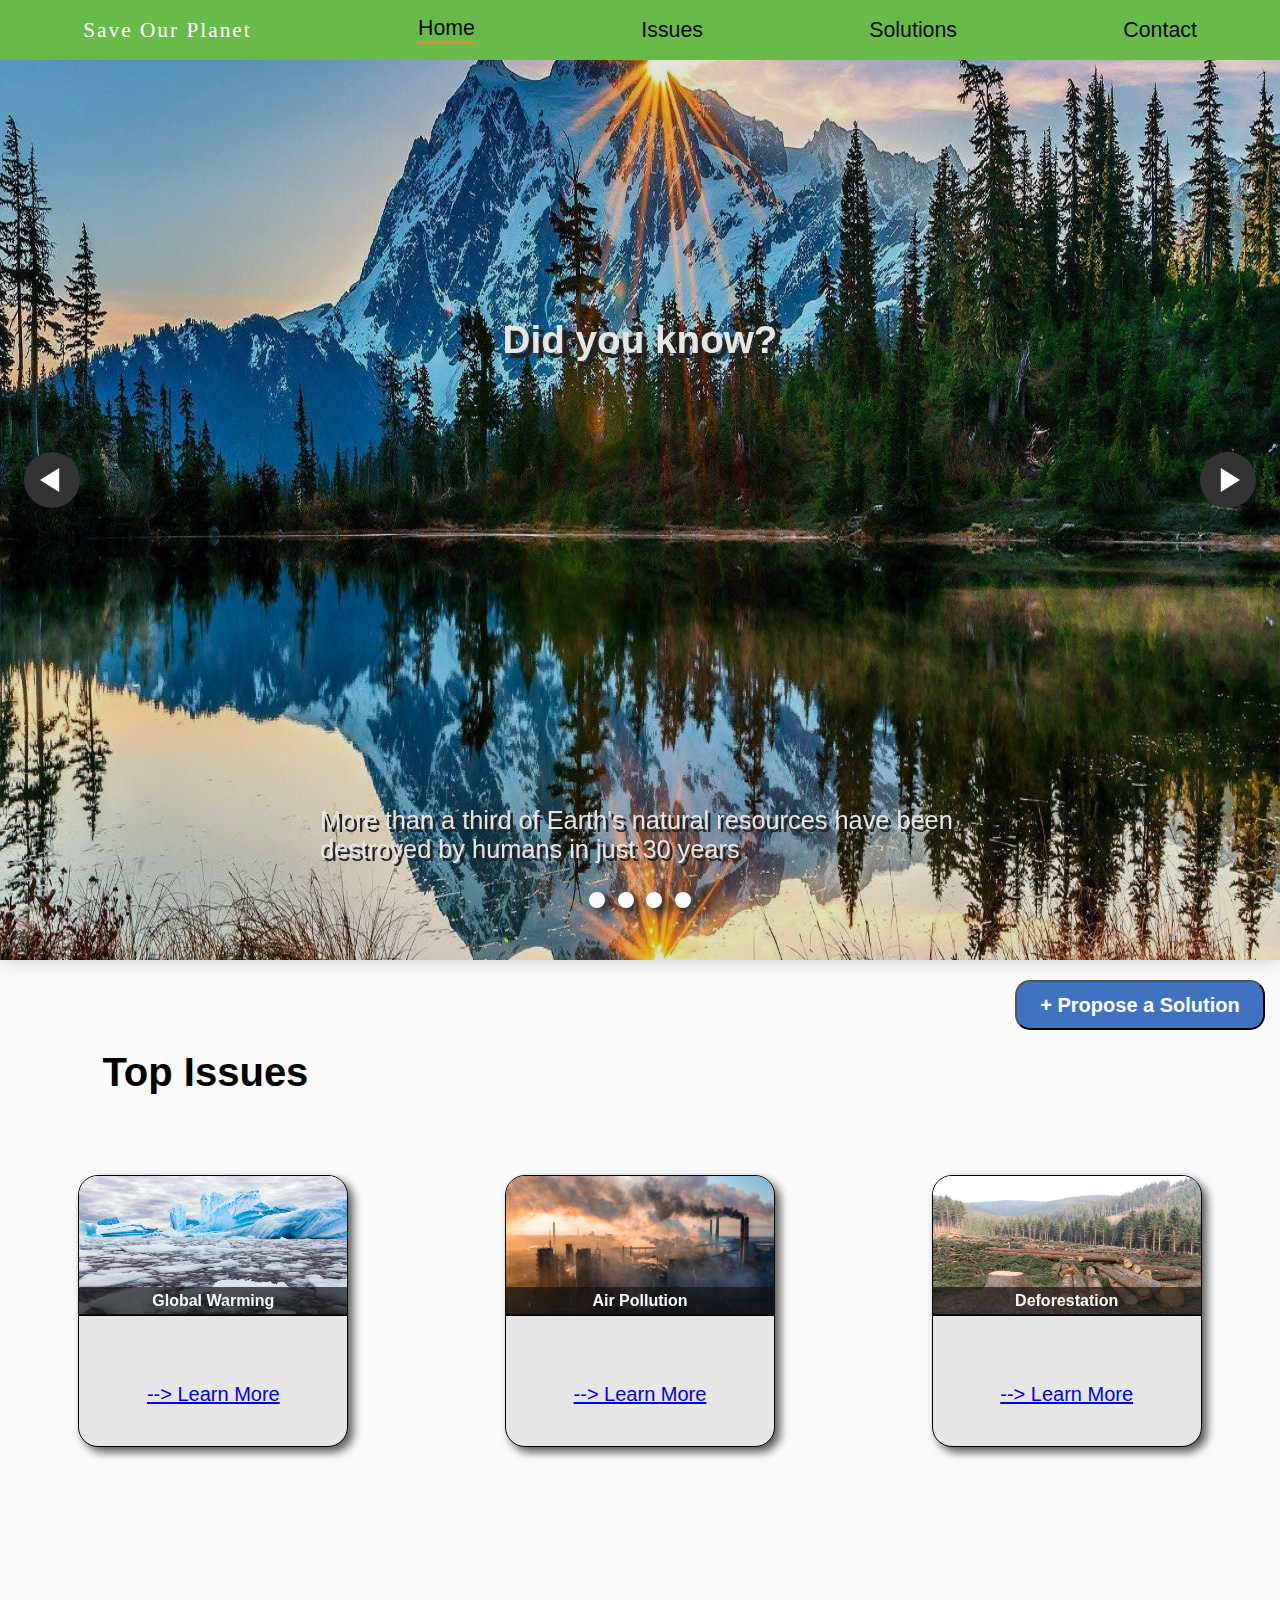
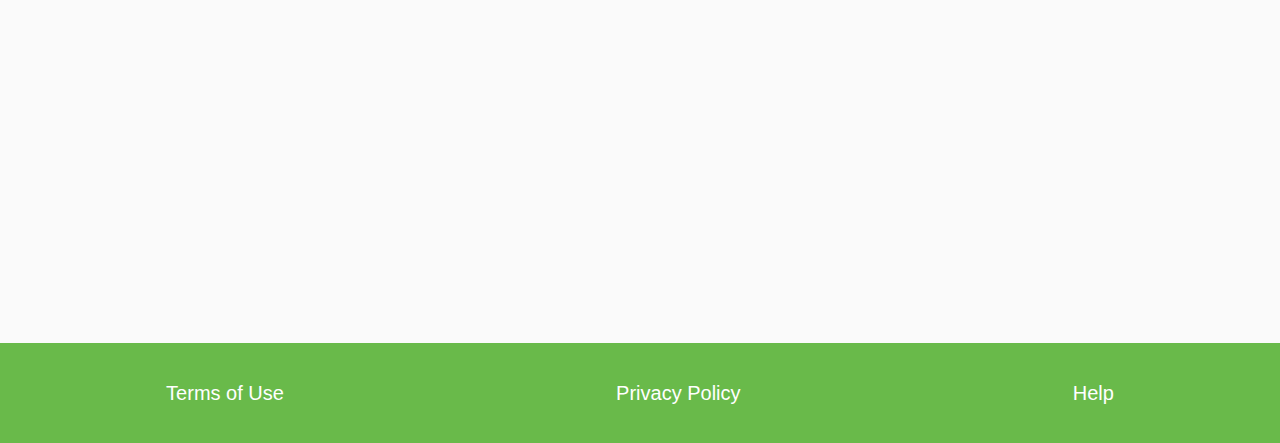
<file: index.html>
<!DOCTYPE html>
<html lang="en" dir="ltr">

<head>
  <meta charset="utf-8">
  <meta name="viewport" content="width=device-width, initial-scale=1.0">
  <title>Protect the Earth</title>
  <link rel="stylesheet" href="css/desktop.css" type="text/css">
  <link rel="stylesheet" href="css/tablet.css" type="text/css">
  <link rel="stylesheet" href="css/mobile.css" type="text/css">

</head>

<body>
  <div class="wrap">
    <header>
      <nav>
        <ul class="nav1">
          <li class="navLogo"><a href = "index.html">Save Our Planet</a></li>
          <li class="navItem active"><a href = "index.html">Home</a></li>
          <li class="navItem"><a href = "issues.html">Issues</a></li>
          <li class="navItem"><a href = "solutions.html">Solutions</a></li>
          <li class="navItem"><a href = "contact.html">Contact</a></li>
        </ul>
      </nav>
    </header>



    <!-- <section class="main_display">
      <img src="images/forest_5.jpg" class="main_image">
      <h1>Did you know?</h1>
      <img src="images/leftArrow_icon.png" class="leftArrow"/>
      <img src="images/rightArrow_icon.png" class="rightArrow"/>
    </section> -->
  <section class="carousel" aria-label="Gallery">
      <ol class="carousel__viewport">
        <li id="carousel__slide1"
            tabindex="0"
            class="carousel__slide">
          <div class="carousel__snapper">
            <a href="#carousel__slide4"
               class="carousel__prev">Go to last slide</a>
            <a href="#carousel__slide2"
               class="carousel__next">Go to next slide</a>
               <img src="images/mountain.jpeg" width="100%" height="100%">
               <h1 id="carousel_title_1">Did you know?</h1>
               <p id="carousel_description_1">More than a third of Earth's natural resources have been destroyed by humans in just 30 years</p>
          </div>
        </li>
        <li id="carousel__slide2"
            tabindex="0"
            class="carousel__slide">
          <div class="carousel__snapper"></div>
          <a href="#carousel__slide1"
             class="carousel__prev">Go to previous slide</a>
          <a href="#carousel__slide3"
             class="carousel__next">Go to next slide</a>
             <img src="images/forest_2.jpeg" width="100%" height="100%">
             <h1 id="carousel_title_2">Did you know?</h1>
             <p id="carousel_description_2">115 billion sheets of paper are used annually in offices</p>
        </li>
        <li id="carousel__slide3"
            tabindex="0"
            class="carousel__slide">
          <div class="carousel__snapper"></div>
          <a href="#carousel__slide2"
             class="carousel__prev">Go to previous slide</a>
          <a href="#carousel__slide4"
             class="carousel__next">Go to next slide</a>
             <img src="images/biodiversity.jpeg" width="100%" height="100%">
             <h1 id="carousel_title_3">Fun Fact</h1>
             <p id="carousel_description_3">The world's oceans contain somewhere between 500,000 and 10 million marine species</p>
        </li>
        <li id="carousel__slide4"
            tabindex="0"
            class="carousel__slide">
          <div class="carousel__snapper"></div>
          <a href="#carousel__slide3"
             class="carousel__prev">Go to previous slide</a>
          <a href="#carousel__slide1"
             class="carousel__next">Go to first slide</a>
             <img src="images/nature_3.jpeg" width="100%" height="100%">
             <h1 id="carousel_title_4">Act Now!</h1>
             <p id="carousel_description_4">Protecting Our Planet Starts With You</p>
        </li>
      </ol>
      <aside class="carousel__navigation">
        <ol class="carousel__navigation-list">
          <li class="carousel__navigation-item">
            <a href="#carousel__slide1"
               class="carousel__navigation-button">Go to slide 1</a>
          </li>
          <li class="carousel__navigation-item">
            <a href="#carousel__slide2"
               class="carousel__navigation-button">Go to slide 2</a>
          </li>
          <li class="carousel__navigation-item">
            <a href="#carousel__slide3"
               class="carousel__navigation-button">Go to slide 3</a>
          </li>
          <li class="carousel__navigation-item">
            <a href="#carousel__slide4"
               class="carousel__navigation-button">Go to slide 4</a>
          </li>
        </ol>
      </aside>
    </section>

    <!-- <section class="main_display" aria-label="Gallery">
      <ol class="carousel__viewport">
      <img src="images/forest_5.jpg" class="main_image">
      <h1>Did you know?</h1>
      <img src="images/leftArrow_icon.png" class="leftArrow"/>
      <img src="images/rightArrow_icon.png" class="rightArrow"/>
    </section> -->



    <section class="post_button" id="post_section">
      <a href="solutions.html"><button type="button" id="postButton"> + Propose a Solution</button></a>
    </section>
      <section class="main_issue">
        <h1 class="issue_h1">Top Issues</h1>
        <div class="big_issue_item">
        <section class="issue_items">
          <a href="issues.html#issue1">
          <div class="item">
            <section class="itemImage">
            <img src="images/icemelt.jpeg" id="issue_item1"/>
            <div class="image_label">Global Warming</div>
            </section>
            <section class="itemText"> <p>--> Learn More</p></section>
          </div>
          </a>
          <a href="issues.html#issue2">
          <div class="item">
            <section class="itemImage">
            <img src="images/pollution.jpeg" id="issue_item2"/>
            <div class="image_label">Air Pollution</div>
            </section>
            <section class="itemText"> <p>--> Learn More</p></section>
          </div>
          </a>
          <a href="issues.html#issue3">
          <div class="item">
            <section class="itemImage">
            <img src="images/deforestation.jpeg" id="issue_item3"/>
            <div class="image_label">Deforestation</div>
           </section>
            <section class="itemText"><p>--> Learn More</p></section>
          </div>
          </a>
        </section>
      </div>
      </section>
      <footer>
        <p> Terms of Use </P>
        <p> Privacy Policy </P>
        <p> Help </P>
      </footer>
  </div>
  <script src="script.js"></script>
  <script>
    (function() {
      app.initialize();
      app.postContent();
    })();
  </script>
</body>

</html>
</file>
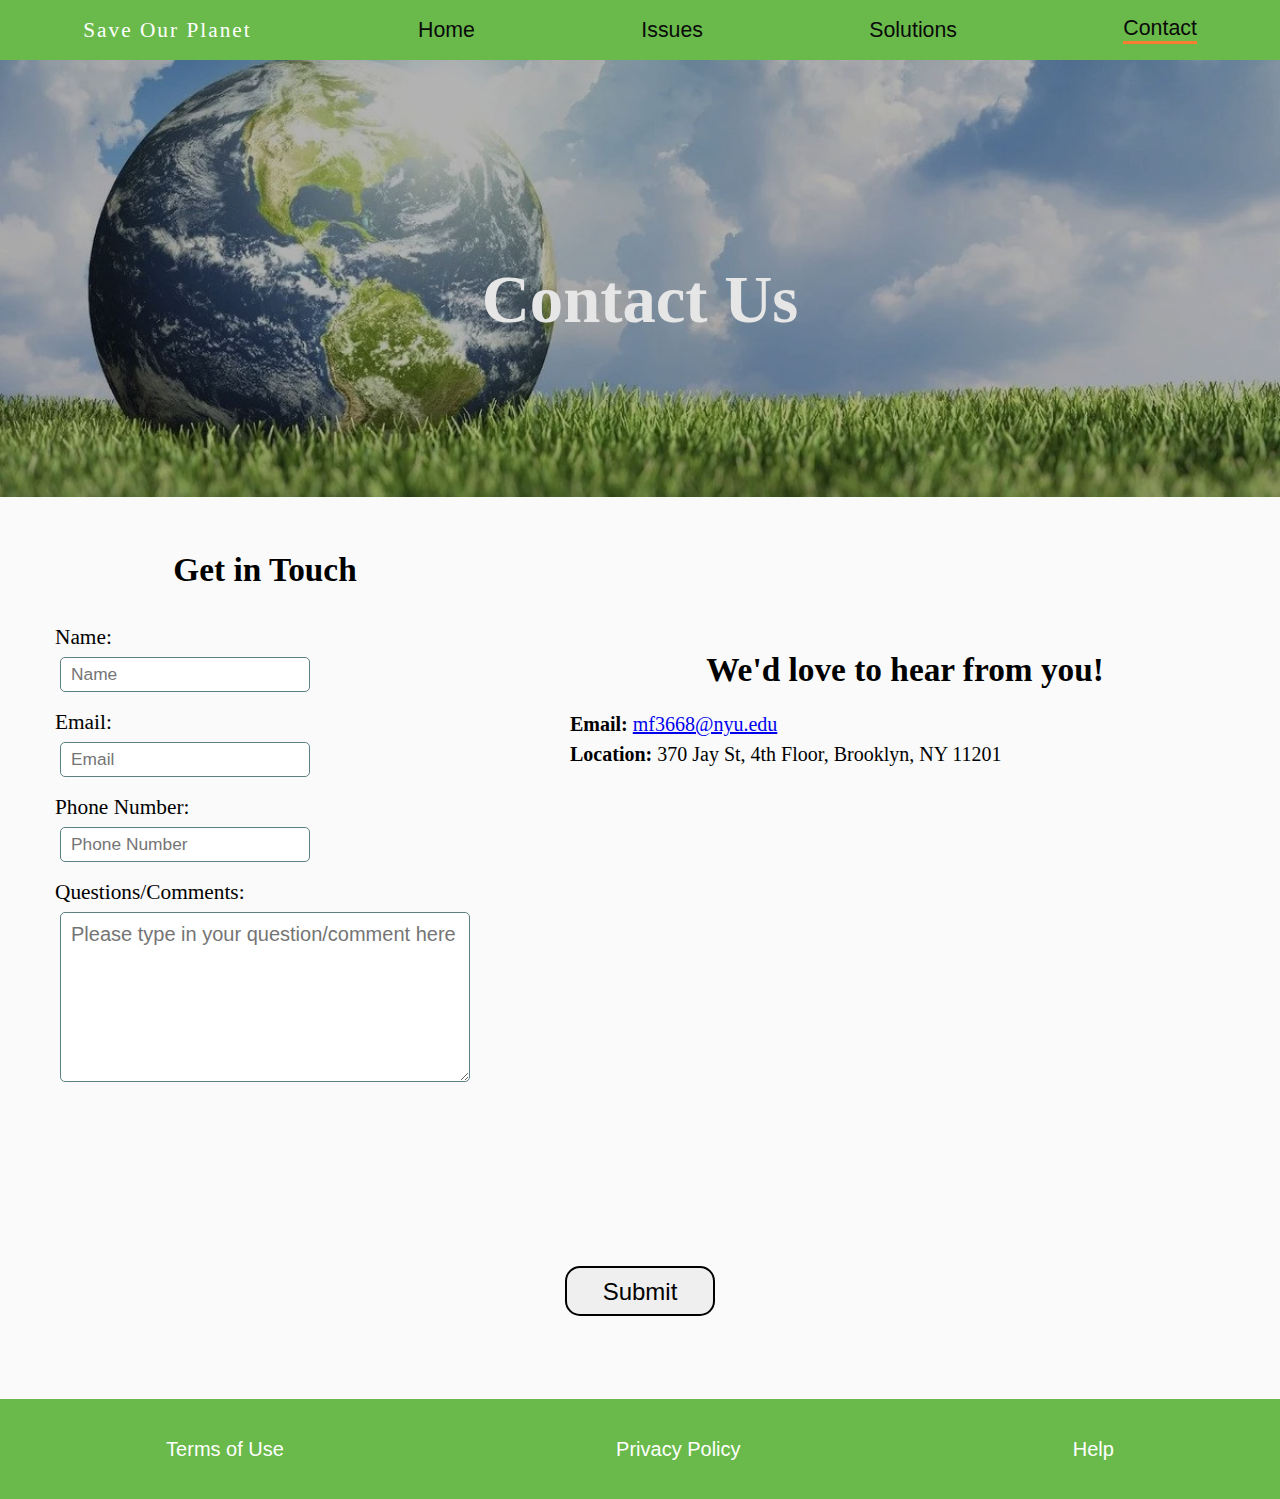
<file: contact.html>
<!DOCTYPE html>
<html lang="en" dir="ltr">

<head>
  <meta charset="utf-8">
  <meta name="viewport" content="width=device-width, initial-scale=1.0">
  <title>Protect the Earth</title>
  <link rel="stylesheet" href="css/desktop.css" type="text/css">
  <link rel="stylesheet" href="css/tablet.css" type="text/css">
  <link rel="stylesheet" href="css/mobile.css" type="text/css">
</head>

<body>
  <div class="wrap">
    <header>
      <nav>
        <ul class="nav1">
          <li class="navLogo"><a href = "index.html">Save Our Planet</a></li>
          <li class="navItem"><a href = "index.html">Home</a></li>
          <li class="navItem"><a href = "issues.html">Issues</a></li>
          <li class="navItem"><a href = "solutions.html">Solutions</a></li>
          <li class="navItem active"><a href = "contact.html">Contact</a></li>
        </ul>
      </nav>
    </header>

  <div class="contactImage">
     <img id="contact_image_1" src="images/earth.jpeg"/>
     <h1 id="contact_title"> Contact Us </h1>
  </div>

  <div class="contactBody">
  <!-- <section class="contact_pre_main">
   <p>Get in Touch</p>
   <p>We'd love to hear from you!</p>
  </section> -->

    <!-- <table class="feedbackForm" border="1"> -->
      <section class="contact_left">
      <section class="contact_pre_main">
       <p>Get in Touch</p>
      </section>
      <!-- <tr>
        <td> -->


        <section class="contact_head">
        <!-- <h1 id="contact_head_1">Contact Form</h1>
        <h3 id="contact_head_2"> Questions? Comments? Feel free to let us know what you think by using the form below.</h3> -->
        </section>
        <div>
        <br/>
        <br/>
        <div id="row1">
          <h7 class="formLabel"> Name: </h7>
          <div id="errors1"></div>
        </div>
        <input class="formInput" type="text" name="username" id="username" placeholder="Name" required/>
        <br/>
        <br/>

        <div id="row2">
          <h7 class="formLabel" id="emailNote"> Email: </h7>
          <div id="errors2"></div>
        </div>
        <input class="formInput" type="text" name="email" id="email" placeholder="Email" required/>
        <br/>
        <br/>

        <div id="row3">
          <h7 class="formLabel"> Phone Number: </h7>
          <div id="errors3"></div>
        </div>

        <input class="formInput" type="text" name="number" id="number" placeholder="Phone Number" required/>
        <br/>
        <br/>
        <div id="row4">
          <h7 class="formLabel"> Questions/Comments: </h7>
          <div id="errors4"></div>
        </div>

        <textarea class="formTextArea" name="message" id="comment" cols="100" rows="20" placeholder="Please type in your question/comment here" required></textarea>
        <br/>
        <br/>
          <!-- <center> -->
            <button id="submit_btn">Submit</button>
          <!-- </center> -->
          </div>
          <!-- </td>
        </tr> -->
      <!-- </table> -->
      <div id="loading_animation"></div>
      <div id="post_submit"></div>
      </section>

      <section class="contact_right">
      <section class="contact_pre_main">
       <p>We'd love to hear from you!</p>
      </section>
      <section class="feedbackNote">
        <p> <b>Email: </b><a href="mailto:mf3668@nyu.edu">mf3668@nyu.edu</a></p>
        <p> <b>Location: </b> 370 Jay St, 4th Floor, Brooklyn, NY 11201</p>
        <iframe class="map_size" src="https://www.google.com/maps/embed?pb=!1m18!1m12!1m3!1d3025.1401200376054!2d-73.98964998459564!3d40.69291157933389!2m3!1f0!2f0!3f0!3m2!1i1024!2i768!4f13.1!3m3!1m2!1s0x89c25a4bc1eb7b11%3A0x6fbe21d86d4ff2ff!2s370%20Jay%20St%204th%20Floor%2C%20Brooklyn%2C%20NY%2011201!5e0!3m2!1sen!2sus!4v1634620072987!5m2!1sen!2sus" width="670" height="540" style="border:0;" allowfullscreen="" loading="lazy"></iframe>
      </section>
      </section>
    </div>
    <footer>
      <p> Terms of Use </P>
      <p> Privacy Policy </P>
      <p> Help </P>
    </footer>
  </div>
  <script src="script.js"></script>
  <script>
    (function() {
      app.initialize();
      app.postContent();
    })();
  </script>
</body>

</html>
</file>
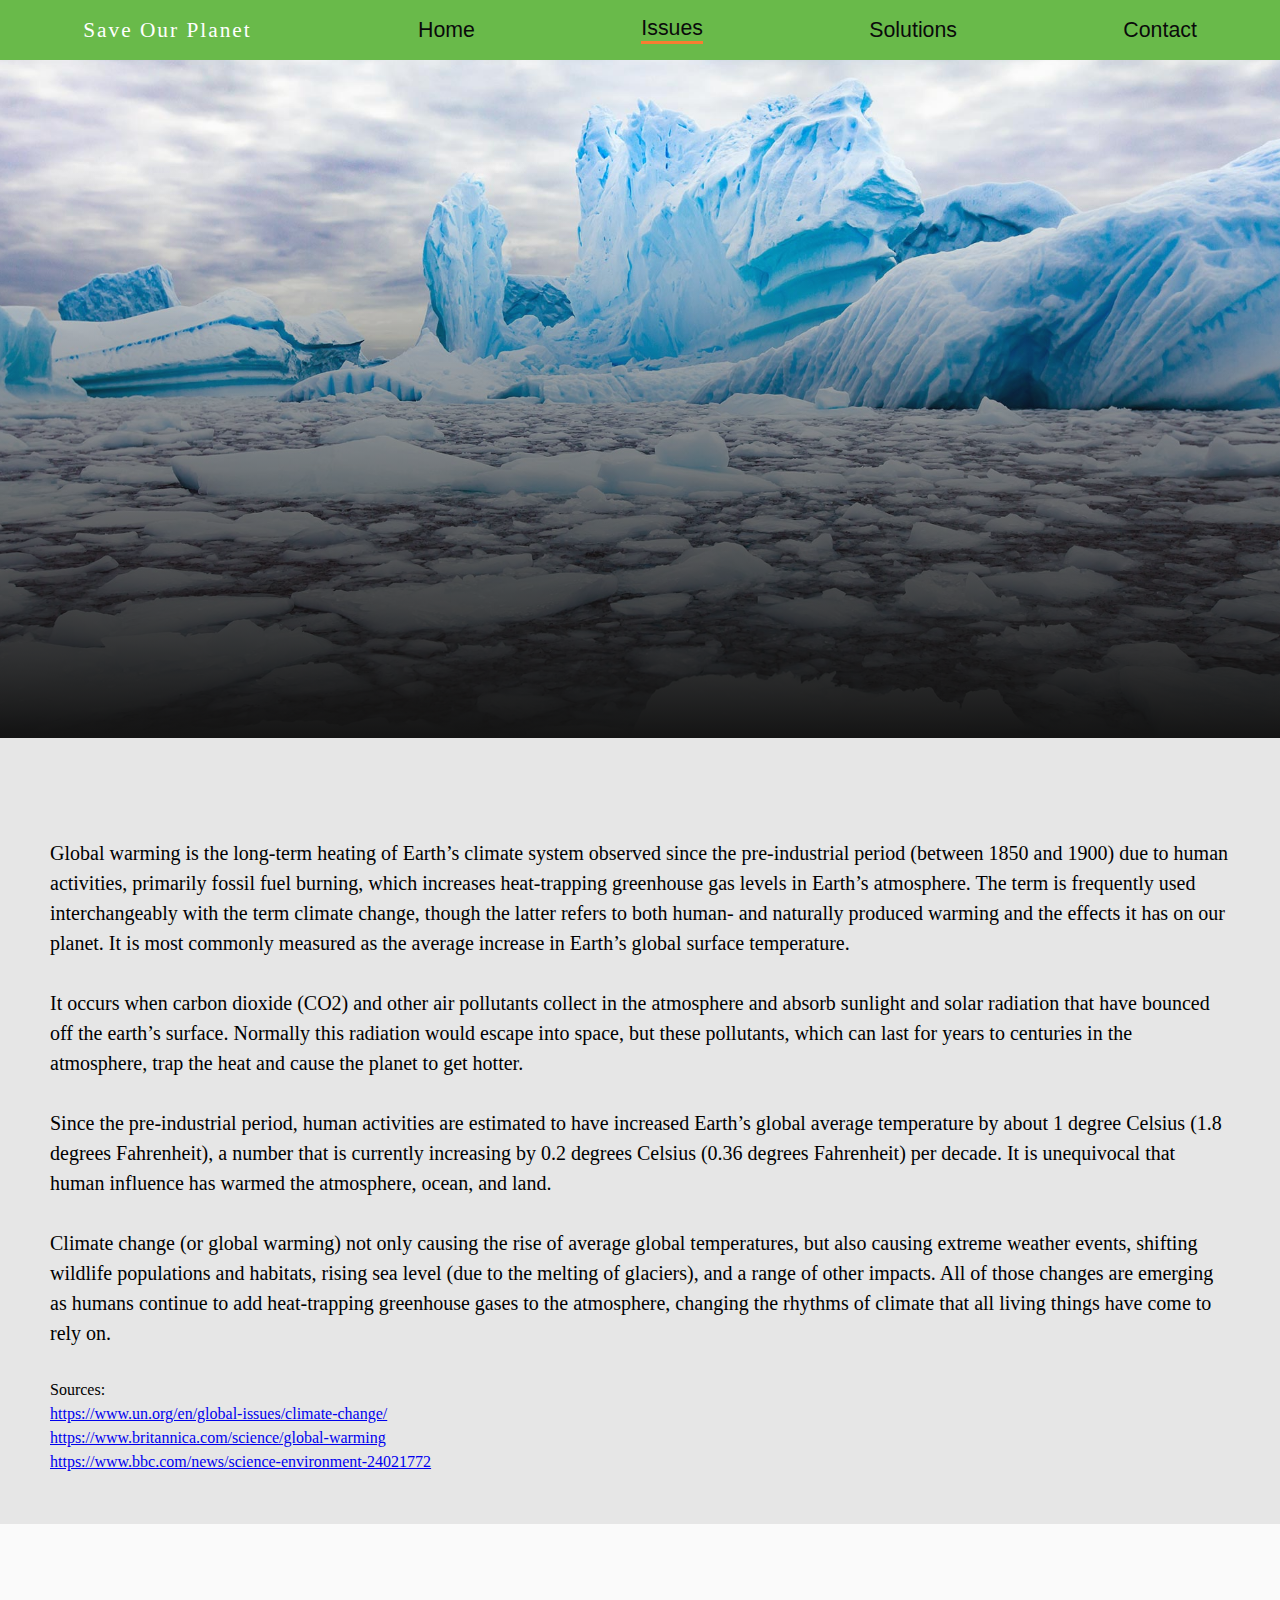
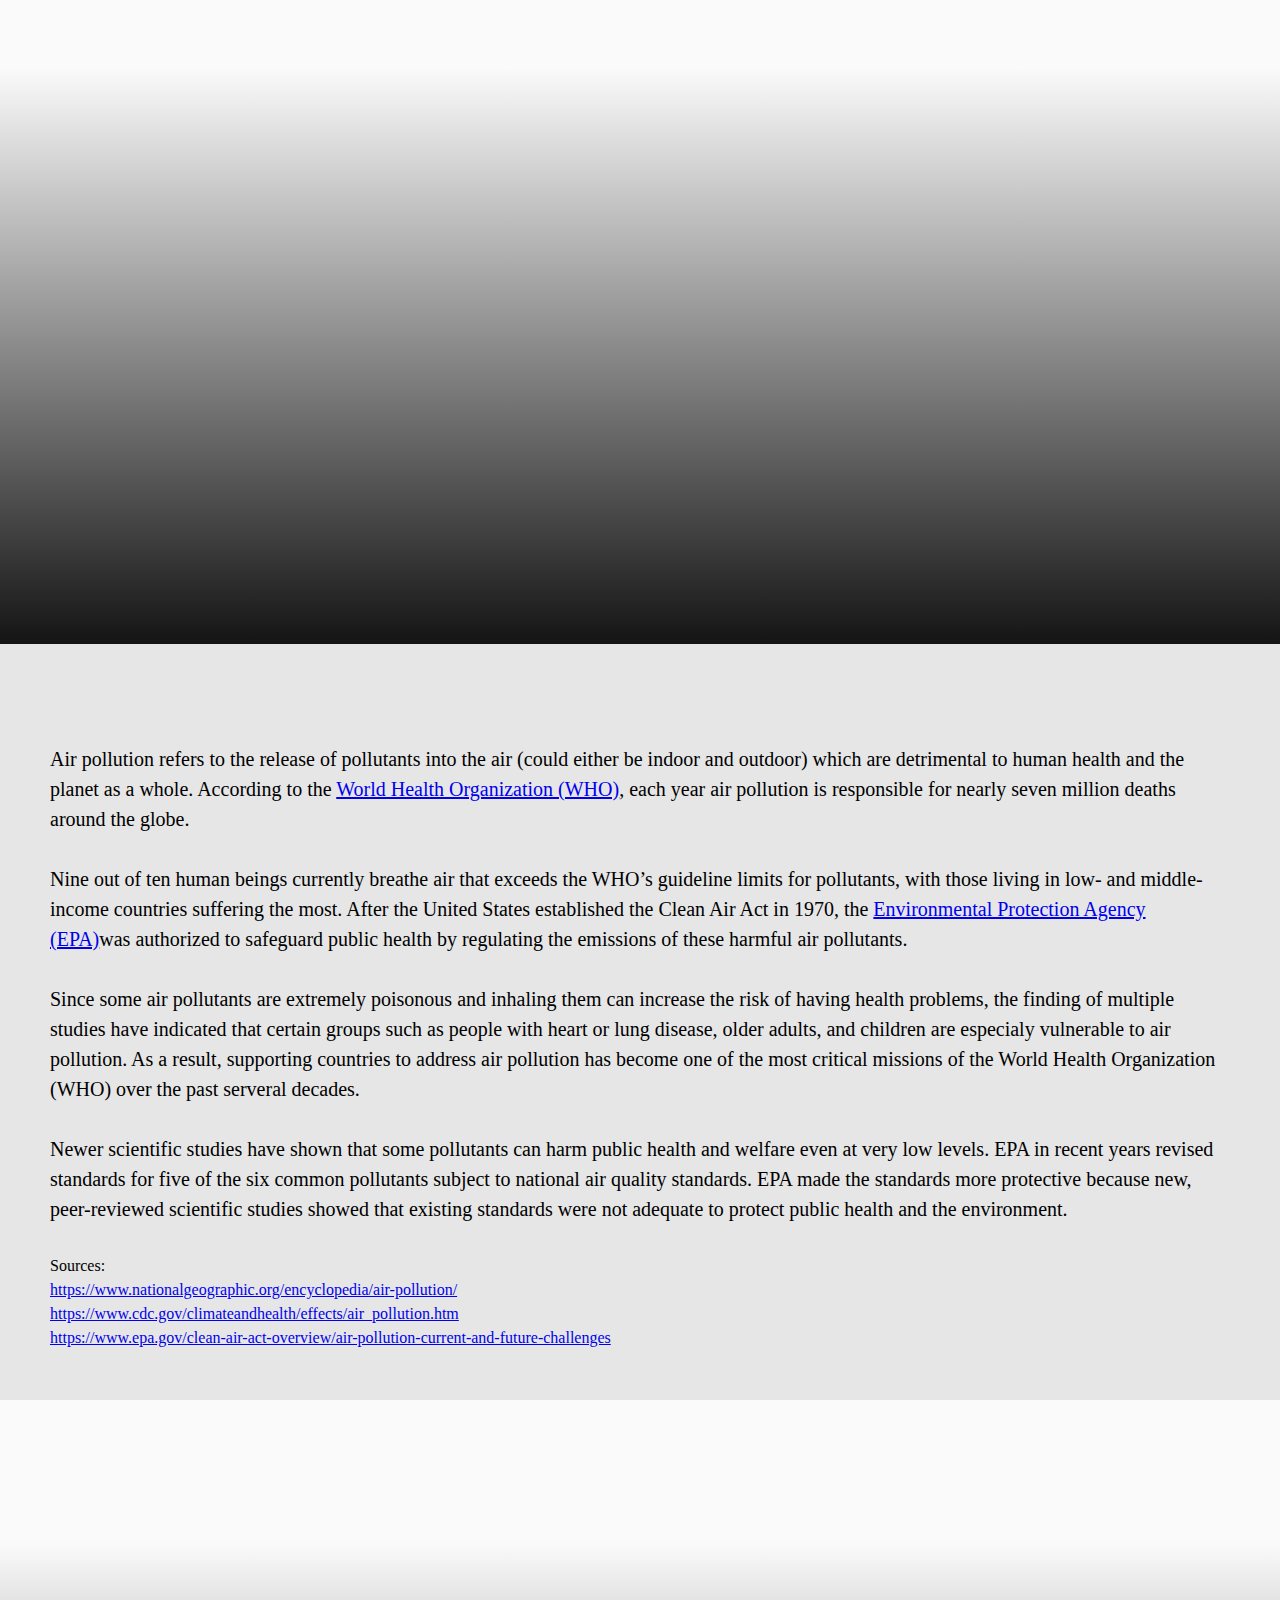
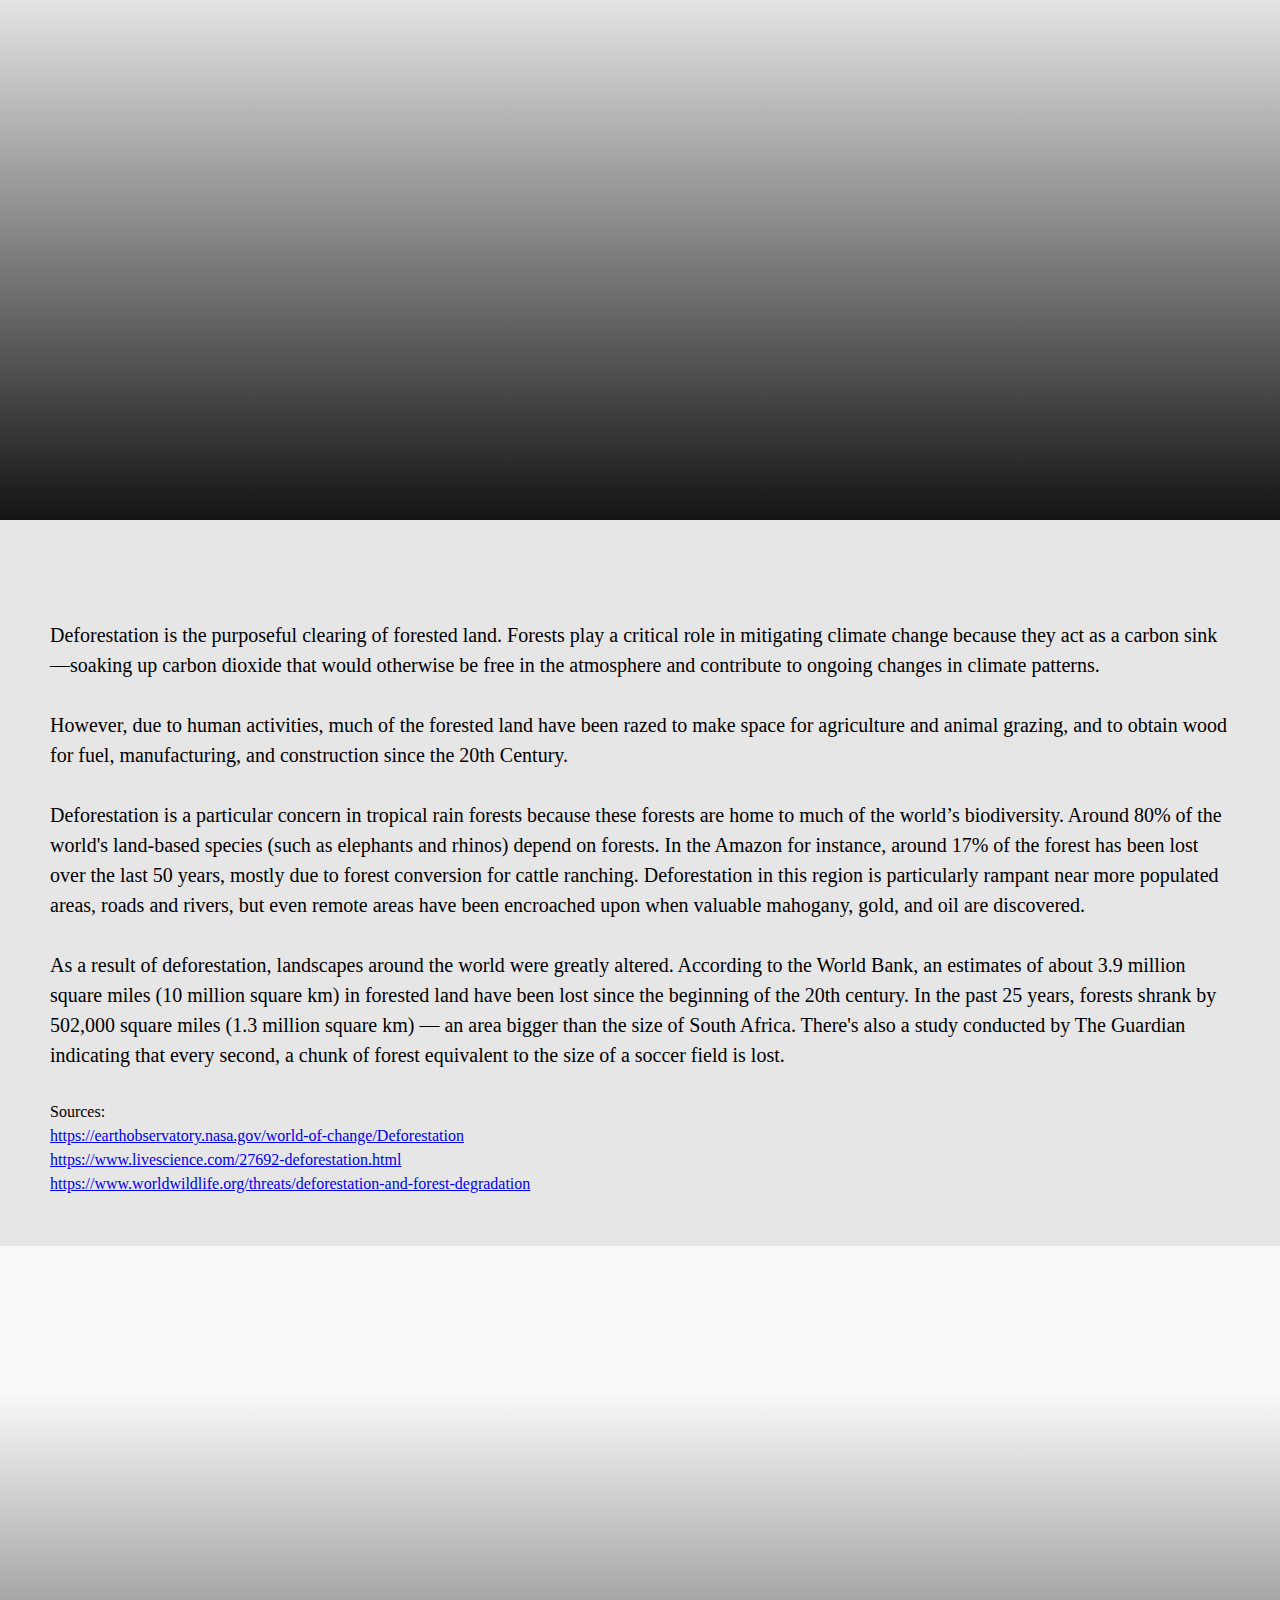
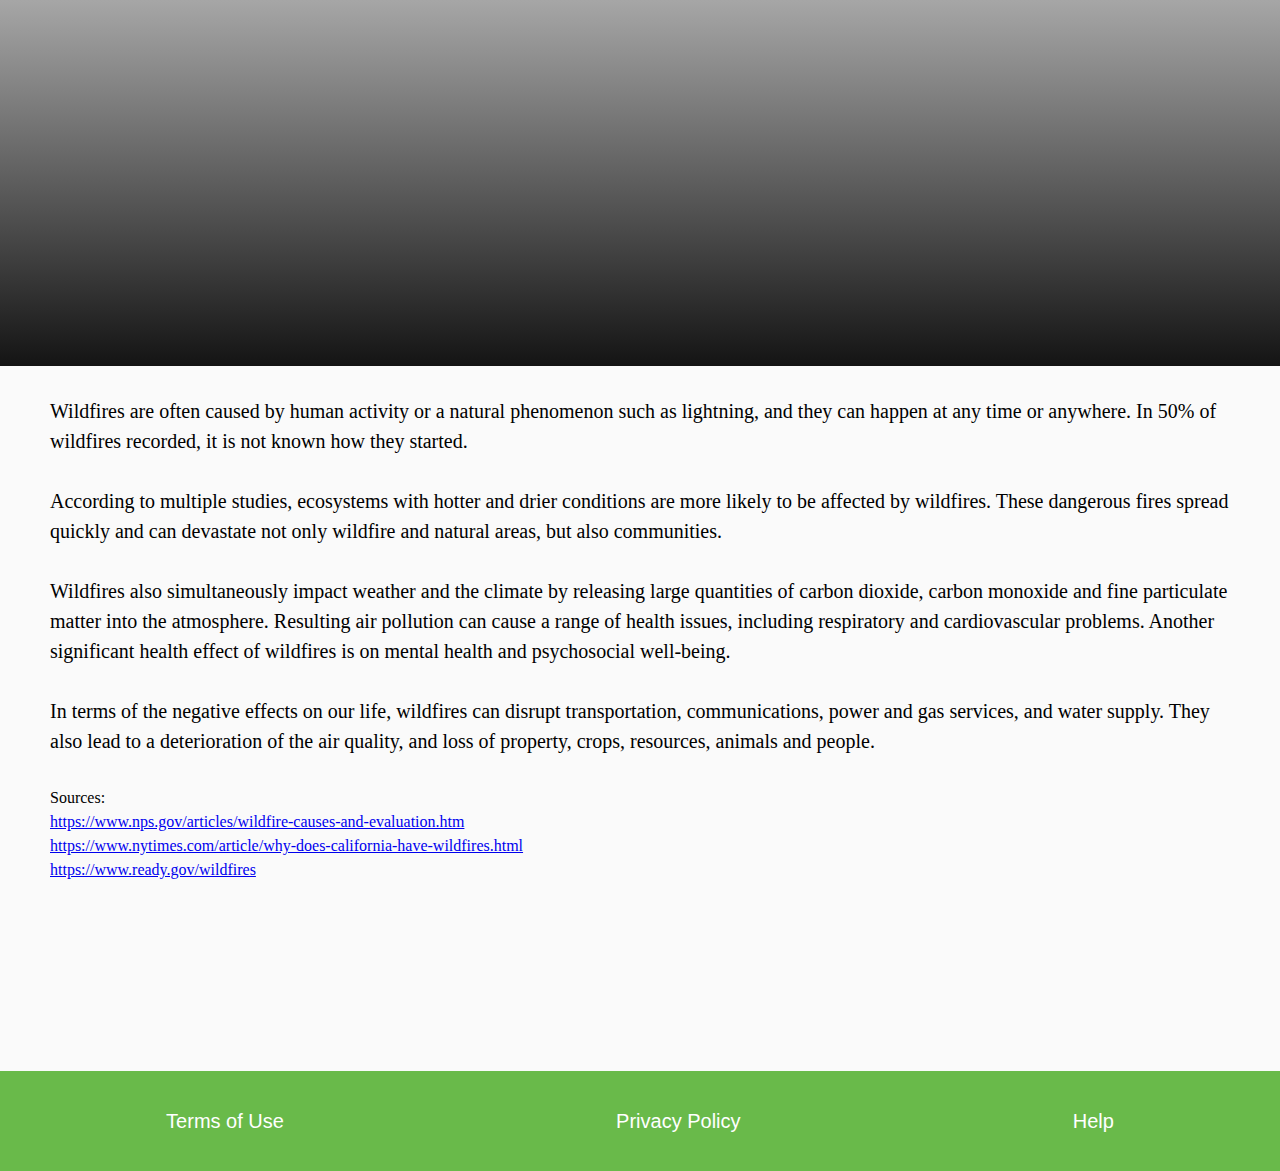
<file: issues.html>
<!DOCTYPE html>
<html lang="en" dir="ltr">

<head>
  <meta charset="utf-8">
  <meta name="viewport" content="width=device-width, initial-scale=1.0">
  <title>Protect the Earth</title>
  <link rel="stylesheet" href="css/desktop.css" type="text/css">
  <link rel="stylesheet" href="css/tablet.css" type="text/css">
  <link rel="stylesheet" href="css/mobile.css" type="text/css">
</head>

<body>
  <div class="wrap">
    <header>
      <nav>
        <ul class="nav1">
          <li class="navLogo"><a href = "index.html">Save Our Planet</a></li>
          <li class="navItem"><a href = "index.html">Home</a></li>
          <li class="navItem active"><a href = "issues.html">Issues</a></li>
          <li class="navItem"><a href = "solutions.html">Solutions</a></li>
          <li class="navItem"><a href = "contact.html">Contact</a></li>
        </ul>
      </nav>
    </header>

      <p>Scroll Up and Down this page to see the parallax scrolling effect.</p>

      <div class="parallax1" id="issue1"></div>

      <div class="scrollable-div">
      <p>Global warming is the long-term heating of Earth’s climate system observed since the pre-industrial period (between 1850 and 1900) due to human activities, primarily fossil fuel burning, which increases heat-trapping greenhouse gas levels in Earth’s atmosphere. The term is frequently used interchangeably with the term climate change, though the latter refers to both human- and naturally produced warming and the effects it has on our planet. It is most commonly measured as the average increase in Earth’s global surface temperature. </p>
      <br>
      <p>It occurs when carbon dioxide (CO2) and other air pollutants collect in the atmosphere and absorb sunlight and solar radiation that have bounced off the earth’s surface. Normally this radiation would escape into space, but these pollutants, which can last for years to centuries in the atmosphere, trap the heat and cause the planet to get hotter.</p>
      <br>
      <p>Since the pre-industrial period, human activities are estimated to have increased Earth’s global average temperature by about 1 degree Celsius (1.8 degrees Fahrenheit), a number that is currently increasing by 0.2 degrees Celsius (0.36 degrees Fahrenheit) per decade. It is unequivocal that human influence has warmed the atmosphere, ocean, and land. </p>
      <br>
      <p>Climate change (or global warming) not only causing the rise of average global temperatures, but also causing extreme weather events, shifting wildlife populations and habitats, rising sea level (due to the melting of glaciers), and a range of other impacts. All of those changes are emerging as humans continue to add heat-trapping greenhouse gases to the atmosphere, changing the rhythms of climate that all living things have come to rely on.</p>
      <br>
      <p class="issue_source">Sources:</p>
      <p class="issue_source"><a href="https://www.un.org/en/global-issues/climate-change">https://www.un.org/en/global-issues/climate-change/</a></p>
      <p class="issue_source"><a href="https://www.britannica.com/science/global-warming">https://www.britannica.com/science/global-warming</a></p>
      <p class="issue_source"><a href="https://www.bbc.com/news/science-environment-24021772">https://www.bbc.com/news/science-environment-24021772</a></p>
      </div>

      <div class="parallax2" id="issue2"></div>

      <div class="scrollable-div">
      <p>Air pollution refers to the release of pollutants into the air (could either be indoor and outdoor) which are detrimental to human health and the planet as a whole. According to the <a href="https://www.who.int/">World Health Organization (WHO)</a>, each year air pollution is responsible for nearly seven million deaths around the globe.</p>
      <br>
      <p>Nine out of ten human beings currently breathe air that exceeds the WHO’s guideline limits for pollutants, with those living in low- and middle-income countries suffering the most. After the United States established the Clean Air Act in 1970, the <a href="https://www.epa.gov/">Environmental Protection Agency (EPA)</a>was authorized to safeguard public health by regulating the emissions of these harmful air pollutants.</p>
      <br>
      <p>Since some air pollutants are extremely poisonous and inhaling them can increase the risk of having health problems, the finding of multiple studies have indicated that certain groups such as people with heart or lung disease, older adults, and children are especialy vulnerable to air pollution. As a result, supporting countries to address air pollution has become one of the most critical missions of the World Health Organization (WHO) over the past serveral decades.</p>
      <br>
      <p>Newer scientific studies have shown that some pollutants can harm public health and welfare even at very low levels. EPA in recent years revised standards for five of the six common pollutants subject to national air quality standards. EPA made the standards more protective because new, peer-reviewed scientific studies showed that existing standards were not adequate to protect public health and the environment.</p>
      <br>
      <p class="issue_source">Sources:</p>
      <p class="issue_source"><a href="https://www.nationalgeographic.org/encyclopedia/air-pollution/">https://www.nationalgeographic.org/encyclopedia/air-pollution/</a></p>
      <p class="issue_source"><a href="https://www.cdc.gov/climateandhealth/effects/air_pollution.htm">https://www.cdc.gov/climateandhealth/effects/air_pollution.htm</a></p>
      <p class="issue_source"><a href="https://www.epa.gov/clean-air-act-overview/air-pollution-current-and-future-challenges">https://www.epa.gov/clean-air-act-overview/air-pollution-current-and-future-challenges</a></p>
      </div>

      <div class="parallax3" id="issue3"></div>

      <div class="scrollable-div">
        <p>Deforestation is the purposeful clearing of forested land. Forests play a critical role in mitigating climate change because they act as a carbon sink—soaking up carbon dioxide that would otherwise be free in the atmosphere and contribute to ongoing changes in climate patterns.</p>
        <br>
        <p>However, due to human activities, much of the forested land have been razed to make space for agriculture and animal grazing, and to obtain wood for fuel, manufacturing, and construction since the 20th Century.</p>
        <br>
        <p>Deforestation is a particular concern in tropical rain forests because these forests are home to much of the world’s biodiversity. Around 80% of the world's land-based species (such as elephants and rhinos) depend on forests. In the Amazon for instance, around 17% of the forest has been lost over the last 50 years, mostly due to forest conversion for cattle ranching. Deforestation in this region is particularly rampant near more populated areas, roads and rivers, but even remote areas have been encroached upon when valuable mahogany, gold, and oil are discovered.</p>
        <br>
        <p>As a result of deforestation, landscapes around the world were greatly altered. According to the World Bank, an estimates of about 3.9 million square miles (10 million square km) in forested land have been lost since the beginning of the 20th century. In the past 25 years, forests shrank by 502,000 square miles (1.3 million square km) — an area bigger than the size of South Africa. There's also a study conducted by The Guardian indicating that every second, a chunk of forest equivalent to the size of a soccer field is lost.</p>
        <br>
        <p class="issue_source">Sources:</p>
        <p class="issue_source"><a href="https://earthobservatory.nasa.gov/world-of-change/Deforestation">https://earthobservatory.nasa.gov/world-of-change/Deforestation</a></p>
        <p class="issue_source"><a href="https://www.livescience.com/27692-deforestation.html">https://www.livescience.com/27692-deforestation.html</a></p>
        <p class="issue_source"><a href="https://www.worldwildlife.org/threats/deforestation-and-forest-degradation">https://www.worldwildlife.org/threats/deforestation-and-forest-degradation</a></p>
      </div>

      <div class="parallax4" id="issue4"></div>

      <div class="scrollable-div-s">
      <p>Wildfires are often caused by human activity or a natural phenomenon such as lightning, and they can happen at any time or anywhere. In 50% of wildfires recorded, it is not known how they started.</p>
      <br>
      <p>According to multiple studies, ecosystems with hotter and drier conditions are more likely to be affected by wildfires. These dangerous fires spread quickly and can devastate not only wildfire and natural areas, but also communities.</p>
      <br>
      <p>Wildfires also simultaneously impact weather and the climate by releasing large quantities of carbon dioxide, carbon monoxide and fine particulate matter into the atmosphere. Resulting air pollution can cause a range of health issues, including respiratory and cardiovascular problems. Another significant health effect of wildfires is on mental health and psychosocial well-being.</p>
      <br>
      <p>In terms of the negative effects on our life, wildfires can disrupt transportation, communications, power and gas services, and water supply. They also lead to a deterioration of the air quality, and loss of property, crops, resources, animals and people.</p>
      <br>
      <p class="issue_source">Sources:</p>
      <p class="issue_source"><a href="https://www.nps.gov/articles/wildfire-causes-and-evaluation.htm">https://www.nps.gov/articles/wildfire-causes-and-evaluation.htm</a></p>
      <p class="issue_source"><a href="https://www.nytimes.com/article/why-does-california-have-wildfires.html">https://www.nytimes.com/article/why-does-california-have-wildfires.html</a></p>
      <p class="issue_source"><a href="https://www.ready.gov/wildfires">https://www.ready.gov/wildfires</a></p>
      </div>
      <footer>
        <p> Terms of Use </P>
        <p> Privacy Policy </P>
        <p> Help </P>
      </footer>
    </div>
  <script src="script.js"></script>
  <script>
    (function() {
      app.initialize();
      app.postContent();
    })();
  </script>
</body>

</html>
</file>
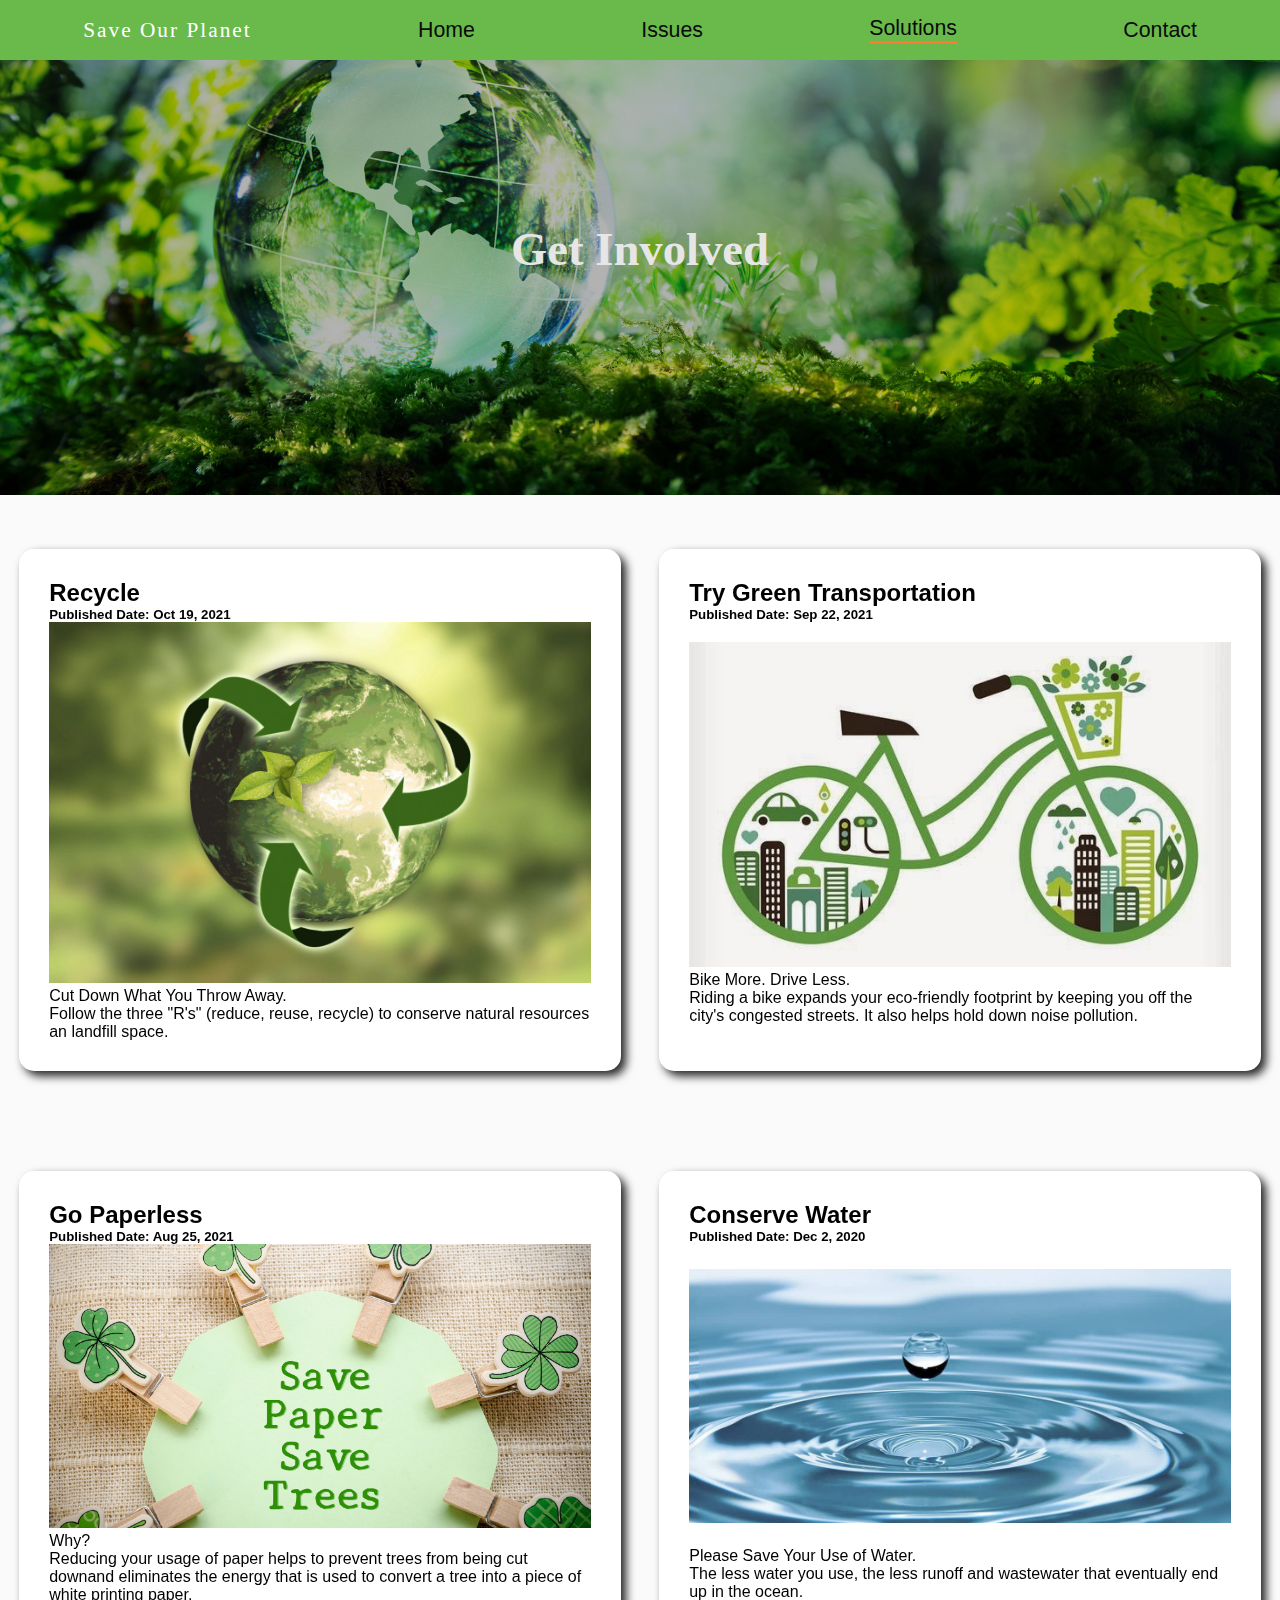
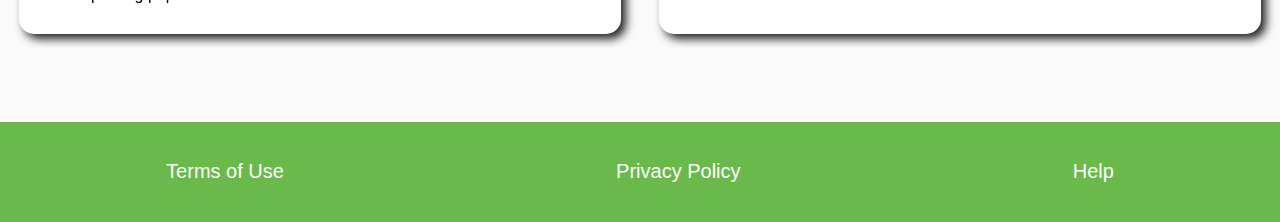
<file: solutions.html>
<!DOCTYPE html>
<html lang="en" dir="ltr">

<head>
  <meta charset="utf-8">
  <meta name="viewport" content="width=device-width, initial-scale=1.0">
  <title>Protect the Earth</title>
  <link rel="stylesheet" href="css/desktop.css" type="text/css">
  <link rel="stylesheet" href="css/tablet.css" type="text/css">
  <link rel="stylesheet" href="css/mobile.css" type="text/css">
</head>

<body>
  <div class="wrap">
    <header>
      <nav>
        <ul class="nav1">
          <li class="navLogo"><a href = "index.html">Save Our Planet</a></li>
          <li class="navItem"><a href = "index.html">Home</a></li>
          <li class="navItem"><a href = "issues.html">Issues</a></li>
          <li class="navItem active"><a href = "solutions.html">Solutions</a></li>
          <li class="navItem"><a href = "contact.html">Contact</a></li>
        </ul>
      </nav>
    </header>

    <div class="solution_content">
    <div class="solution_header">
      <img id="solution_image_1" style="width: 100%; height: 145%; filter: brightness(70%)" src="images/green_earth.jpeg"/>
      <h2 id="solution_title">Get Involved</h2>
    </div>

      <div class="row">
        <div class="blog">
        <div class="card">
          <h2>Recycle</h2>
          <h5>Published Date: Oct 19, 2021</h5>
          <div><img style="height:200%; width:100%;" src="images/recycle.jpg"></img></div>
          <p>Cut Down What You Throw Away.</p>
          <p>Follow the three "R's" (reduce, reuse, recycle) to conserve natural resources an landfill space.</p>
        </div>
        <div class="card">
          <h2>Try Green Transportation</h2>
          <h5>Published Date: Sep 22, 2021</h5>
          <div><img style="margin-top: 20px; height:200%; width:100%;" src="images/bike.jpeg"></img></div>
          <p>Bike More. Drive Less.</p>
          <p>Riding a bike expands your eco-friendly footprint by keeping you off the city's congested streets. It also helps hold down noise pollution.</p>
        </div>
        <div class="card">
          <h2>Go Paperless</h2>
          <h5>Published Date: Aug 25, 2021</h5>
          <div><img style="height:200%; width:100%;" src="images/paper_use.jpeg"></img></div>
          <p>Why?</p>
          <p>Reducing your usage of paper helps to prevent trees from being cut downand eliminates the energy that is used to convert a tree into a piece of white printing paper.</p>
        </div>
        <div class="card">
          <h2>Conserve Water</h2>
          <h5>Published Date: Dec 2, 2020</h5>
          <div><img style="margin-top:25px; margin-bottom:20px; height:200%; width:100%;" src="images/Water-Conservation.jpeg"></img></div>
          <p>Please Save Your Use of Water.</p>
          <p>The less water you use, the less runoff and wastewater that eventually end up in the ocean.</p>
        </div>
        </div>
      </div>
      </div>

    <footer>
      <p> Terms of Use </P>
      <p> Privacy Policy </P>
      <p> Help </P>
    </footer>
  </div>
  <script src="script.js"></script>
  <script>
    (function() {
      app.initialize();
      app.postContent();
    })();
  </script>
</body>

</html>
</file>
<file: css/desktop.css>
/* Apply to large (desktop) screen size of 1290 pixels or above */
@media only screen and (min-width: 1290px) {
* {
  padding : 0px;
  margin :0px;
  box-sizing: border-box;
  scrollbar-color: transparent transparent; /* thumb and track color */
  scrollbar-width: 0px;
  -ms-overflow-style: none;
  box-sizing: border-box;
}

nav ul{
  list-style:none;
}

.nav1{
  display : flex;
  justify-content :space-around;
  align-items: center;
  background-color : rgba(105,186,74,1);
  border : solid 0px red;
  height:60px;
  font-size : 19pt;
  font-weight:200;
  position: fixed;
  z-index: 5;
  width: 100vw;
}

.navLogo a {
  text-decoration: none;
  color : rgba(255,255,255,1);
  letter-spacing: 5px;
  font-family:serif;
  font-size:30pt;
}

.navItem a {
  text-decoration: none;
  color : rgba(10,10,10,1);
}

.active {
  border-bottom: 3px solid rgba(249,125,49,1);
}

.navItem a:hover {
  border-bottom: 3px solid rgba(249,125,49,1);
  font-size:22pt;
}
.navItem a:active {
  border-bottom: 3px solid rgba(249,125,49,1);
}

.navLogo{
  margin-left:20px;
}

.main_image{
  position : relative;
  height: 100%;
  width: 100%;
  filter: brightness(75%);
}


@keyframes tonext {
  75% {
    left: 0;
  }
  95% {
    left: 100%;
  }
  98% {
    left: 100%;
  }
  99% {
    left: 0;
  }
}

@keyframes tostart {
  75% {
    left: 0;
  }
  95% {
    left: -300%;
  }
  98% {
    left: -300%;
  }
  99% {
    left: 0;
  }
}

@keyframes snap {
  96% {
    scroll-snap-align: center;
  }
  97% {
    scroll-snap-align: none;
  }
  99% {
    scroll-snap-align: none;
  }
  100% {
    scroll-snap-align: center;
  }
}

body {
  max-width: 100vw;
  padding :0px;
  margin: 0px;
}


*::-webkit-scrollbar {
  width: 0;
}

*::-webkit-scrollbar-track {
  background: transparent;
}

*::-webkit-scrollbar-thumb {
  background: transparent;
  border: none;
}

ol, li {
  list-style: none;
  margin: 0;
  padding: 0;
}

.carousel {
  position: relative;
  padding-top: 58%;
  filter: drop-shadow(0 0 10px #0003);
  perspective: 100px;
}

#carousel_title_1{
  font-size:50pt;
  z-index:2;
  color:rgba(230,230,230,1);
  text-shadow: 5px 5px #222222;
  position: absolute;
  bottom: 45%;
  left: 50%;
  transform: translate(-50%,-50%);
}

#carousel_description_1{
  font-size:25pt;
  z-index:2;
  color:rgba(230,230,230,1);
  text-shadow: 3px 3px #222222;
  position: absolute;
  bottom: 18%;
  left: 52%;
  transform: translate(-50%,-50%);
  max-width: 70vw;
}

#carousel_title_2{
  font-size:50pt;
  z-index:2;
  color:rgba(230,230,230,1);
  text-shadow: 5px 5px #222222;
  position: absolute;
  bottom: 40%;
  left: 50%;
  transform: translate(-50%,-50%);
}

#carousel_description_2{
  font-size:25pt;
  z-index:2;
  color:rgba(230,230,230,1);
  text-shadow: 3px 3px #222222;
  position: absolute;
  bottom: 23%;
  left: 50%;
  transform: translate(-50%,-50%);
  max-width: 70vw;
}

#carousel_title_3{
  font-size:50pt;
  z-index:2;
  color:rgba(230,230,230,1);
  text-shadow: 5px 5px #222222;
  position: absolute;
  bottom: 45%;
  left: 50%;
  transform: translate(-50%,-50%);
}

#carousel_description_3{
  font-size:25pt;
  z-index:2;
  color:rgba(230,230,230,1);
  text-shadow: 3px 3px #222222;
  position: absolute;
  bottom: 20%;
  left: 50%;
  transform: translate(-50%,-50%);
  max-width: 70vw;
}

#carousel_title_4{
  font-size:50pt;
  z-index:2;
  color:rgba(230,230,230,1);
  text-shadow: 5px 5px #222222;
  position: absolute;
  bottom: 50%;
  left: 50%;
  transform: translate(-50%,-50%);
}

#carousel_description_4{
  font-size:25pt;
  z-index:2;
  color:rgba(230,230,230,1);
  text-shadow: 3px 3px #222222;
  position: absolute;
  bottom: 33%;
  left: 50%;
  transform: translate(-50%,-50%);
  max-width: 70vw;
}

.carousel__viewport {
  position: absolute;
  top: 0;
  right: 0;
  bottom: 0;
  left: 0;
  display: flex;
  overflow-x: scroll;
  counter-reset: item;
  scroll-behavior: smooth;
  scroll-snap-type: x mandatory;
  width : 100%;
  height: 100%;
}

.carousel__slide {
  position: relative;
  flex: 0 0 100%;
  width: 100%;
  counter-increment: item;
}

.carousel__slide:before {
  /* content: counter(item); */
  position: absolute;
  top: 50%;
  left: 50%;
  transform: translate3d(-50%,-40%,70px);
  color: #fff;
  font-size: 2em;
}

.carousel__snapper {
  position: absolute;
  top: 0;
  left: 0;
  width: 100%;
  height: 100%;
  scroll-snap-align: center;
}

@media (hover: hover) {
  .carousel__snapper {
    animation-name: tonext, snap;
    animation-timing-function: ease;
    animation-duration: 4s;
    animation-iteration-count: infinite;
  }

  .carousel__slide:last-child .carousel__snapper {
    animation-name: tostart, snap;
  }
}

@media (prefers-reduced-motion: reduce) {
  .carousel__snapper {
    animation-name: none;
  }
}

.carousel:hover .carousel__snapper,
.carousel:focus-within .carousel__snapper {
  animation-name: none;
}

.carousel__navigation {
  position: absolute;
  right: 0;
  bottom: 8rem;
  left: 0;
  text-align: center;
}

.carousel__navigation-list,
.carousel__navigation-item {
  display: inline-block;
}

.carousel__navigation-button {
  display: inline-block;
  width: 2rem;
  height: 2rem;
  background-color: rgba(250, 250, 250,1);
  background-clip: content-box;
  border: 0.25rem solid transparent;
  border-radius: 50%;
  font-size: 0;
  transition: transform 0.1s;
  /* position: relative;
  bottom: 30%; */
  -webkit-filter: drop-shadow(5px 5px 5px #222222);
  filter: drop-shadow(5px 5px 5px #222222);
}

.carousel::before,
.carousel::after,
.carousel__prev,
.carousel__next {
  position: absolute;
  top: 0;
  margin-top: 32.5%;
  width: 4rem;
  height: 4rem;
  transform: translateY(-50%);
  border-radius: 50%;
  font-size: 0;
  outline: 0;
}

.carousel::before,
.carousel__prev {
  left: 1.5rem;
}

.carousel::after,
.carousel__next {
  right: 1.5rem;
}

.carousel::before,
.carousel::after {
  content: '';
  z-index: 1;
  background-color: #333;
  background-size: 1.5rem 1.5rem;
  background-repeat: no-repeat;
  background-position: center center;
  color: #fff;
  font-size: 2.5rem;
  line-height: 4rem;
  text-align: center;
  pointer-events: none;
}

.carousel::before {
  background-image: url("data:image/svg+xml,%3Csvg viewBox='0 0 100 100' xmlns='http://www.w3.org/2000/svg'%3E%3Cpolygon points='0,50 80,100 80,0' fill='%23fff'/%3E%3C/svg%3E");
}

.carousel::after {
  background-image: url("data:image/svg+xml,%3Csvg viewBox='0 0 100 100' xmlns='http://www.w3.org/2000/svg'%3E%3Cpolygon points='100,50 20,100 20,0' fill='%23fff'/%3E%3C/svg%3E");
}

.carousel img {
  position: relative;
  top:0px;
  left:0px;
  filter: brightness(90%);
}

/* .carousel h1{
  position: absolute;
  left:33%;
  top: 58%;
  z-index:2;
  color:rgba(230,230,230,1);
  font-size:50pt;
  text-shadow: 5px 5px #222222;
  padding:10px;
  padding-bottom:1px;
}

.carousel p{
  position: absolute;
  left:20%;
  top: 70%;
  z-index:2;
  color:rgba(230,230,230,1);
  font-size:25pt;
  text-shadow: 3px 3px #222222;
  padding:10px;
  padding-top:1px;
} */

.leftArrow {
  position: absolute;
  top:42%;
  left:0.5%;
  width: 8%;
  height:auto;
  z-index:3;
  -webkit-filter: drop-shadow(5px 5px 5px #222222);
  filter: drop-shadow(5px 5px 5px #222222);
}

.rightArrow {
  position: absolute;
  top:42%;
  right:0.5%;
  width: 8%;
  height:auto;
  z-index:3;
  -webkit-filter: drop-shadow(5px 5px 5px #222222);
  filter: drop-shadow(5px 5px 5px #222222);
}

.post_button button {
  background-color: rgba(64,114,193,1);
  color : rgba(255,255,255,1);
  /* position: absolute;
  left: 77%; */
  float: right;
  margin-top:30px;
  margin-bottom: 30px;
  margin-right:50px;
  font-size : 17pt;
  font-weight:bold;
  padding :8px;
  width : 300px;
  height: 60px;
  border-radius:15px;
}

.post_button button:hover
{
  background : rgba(125,183,89,1);
  color : white;
  cursor : pointer;
}

.post_button button:active
{
  background : rgba(245,52,56,1);
}

.main_categories{
  border: solid 0px red;
  display: flex;
  justify-content: space-around;
  align-items: center;
  min-height:300px;
  margin-top: 130px;
}

.category {
  position:relative;
  border : solid 0px orange;
  width: 200px;
  height : 197px;
  font-family:helvetica;
  font-size: 20px;
  border-radius: 20px;
}

.category img{
  width:100%;
  height:100%;
  border-radius: 20px;
}

.bottom_text{
  display:flex;
  justify-content: center;
  align-items: center;
  position: absolute;
  bottom:0px;
  background-color: rgba(20,20,20,0.7);
  color: rgba(250,250,250,1);
  font-size:16pt;
  font-weight: bold;
  width:100%;
  height:20%;
  border-bottom-left-radius: 20px;
  border-bottom-right-radius: 20px;
}

.item {
  display: flex;
  flex-direction: column;
  align-items: center;
  border : solid 0px orange;
  padding-top: 10px;
  margin-top: 50px;
  margin-bottom: 0px;
  font-family:helvetica;
  font-size: 20px;
  border-radius: 20px;
  width: 264px;
  height: 396px;
  -webkit-filter: drop-shadow(5px 5px 5px #555555);
  filter: drop-shadow(5px 5px 5px #555555);
}

.itemImage {
  position: relative;
  width: 100%;
  height: 45.3%;
}

.item:hover{
  width: 316.8px;
  height: 475.2px;
}

.item img{
  border: solid 1px black;
  width:100%;
  height:100%;
  border-top-left-radius: 20px;
  border-top-right-radius: 20px;
}

.image_label{
  display:flex;
  justify-content: center;
  align-items: center;
  position: absolute;
  bottom:0px;
  background-color: rgba(20,20,20,0.7);
  color: rgba(250,250,250,1);
  font-size:12pt;
  font-weight: bold;
  width:100%;
  height:20%;
  /* border-bottom-left-radius: 20px;
  border-bottom-right-radius: 20px; */
}

.itemText{
  border: solid 1px black;
  background-color: rgba(230,230,230,1);
  width: 100%;
  min-height:42.6%;
  border-bottom-left-radius: 20px;
  border-bottom-right-radius: 20px;
}

.itemText p {
  text-align: center;
  font-size: 15pt;
  padding-top:25%;
}

/* .item: hover{
  width: 220%;
  height: 220%;
} */

.main_issue {
  border: solid 0px red;
  display: flex;
  flex-direction: column;
  justify-content: flex-start;
  margin-top: 90px;
}

.big_issue_item{
  position: relative;
  min-height: 450px;
}

.issue_items {
  border : solid 0px orange;
  display : flex;
  flex-wrap : wrap;
  justify-content : space-around;
  position: absolute;
  width: 100vw;
}

.issue_source {
  font-size: 12pt;
  text-align: left;
}

.issueArrow{
  position: absolute;
  right: 1%;
  margin-top:70px;
  width: 8%;
  height: auto;
  z-index: 10;
  -webkit-filter: drop-shadow(5px 5px 5px #222222);
  filter: drop-shadow(5px 5px 5px #222222);
}

.parallax1 {
  /* The image used */
  background-image: url('../images/icemelt.jpeg');

  /* Set a specific height */
  min-height: 80vh;
  /* Create the parallax scrolling effect */
  background-attachment: fixed;
  background-position: center;
  background-repeat: no-repeat;
  background-size: cover;
  position: relative;

  background: linear-gradient(0deg, rgba(20,20,20,1) 0%, rgba(20,20,20,0) 80%), url('../images/icemelt.jpeg') center center / cover fixed;
}

.parallax2 {
  /* The image used */
  background-image: url('../images/pollution.jpeg');
  min-height: 80vh;
  /* Create the parallax scrolling effect */
  background-attachment: fixed;
  background-position: center;
  background-repeat: no-repeat;
  background-size: cover;
  position: relative;

  background: linear-gradient(0deg, rgba(20,20,20,1) 0%, rgba(20,20,20,0) 80%), url('../images/pollution.jpeg') center center / cover fixed;
}

.parallax3 {
  /* The image used */
  background-image: url('../images/deforestation.jpeg');
  min-height: 80vh;
  /* Create the parallax scrolling effect */
  background-attachment: fixed;
  background-position: center;
  background-repeat: no-repeat;
  background-size: cover;
  position: relative;

  background: linear-gradient(0deg, rgba(20,20,20,1) 0%, rgba(20,20,20,0) 80%), url('../images/deforestation.jpeg') center center / cover fixed;
}

.scrollable-div {
  padding:50px;
  padding-top:100px;
  font-family:serif;
  line-height: 1.5;
  font-size:18pt;
  background-color: rgba(230,230,230,1);
}

.scrollable-div-s {
height:73vh;
  padding:70px;
  padding-top: 30px;
  font-family:serif;
  line-height: 1.5;
  font-size:18pt
}

.parallax4 {
  /* The image used */
  background-image: url('../images/wildfire.jpeg');
  min-height: 80vh;
  /* Create the parallax scrolling effect */
  background-attachment: fixed;
  background-position: center;
  background-repeat: no-repeat;
  background-size: cover;
  position: relative;

  background: linear-gradient(0deg, rgba(20,20,20,1) 0%, rgba(20,20,20,0) 80%), url('../images/wildfire.jpeg') center center / cover fixed;
}

/* .scrollable-div {
  height:95vh;
  background-color: rgba(230,230,230,1);
  font-size: 36px
} */

.issue_h1{
  padding-left:140px;
  font-size:30pt;
}


/* Add a gray background color with some padding */
body {
  font-family: Arial;
  background: rgba(250,250,250,1);
}

.solution_content {
  position: relative;
  top: 10px;
}

/* Header/Blog Title */
.solution_header {
  /* position: relative; */
  /* top: 90px; */
  width: 100vw;
  height: auto;
  position: relative;
  font-size: 40px;
  text-align: center;
  background: none;
}

.blog{
  display: flex;
  justify-content: space-around;
  width: 100vw;
  flex-wrap: wrap;
}

/* Fake image */
.fakeimg {
  background-color: #aaa;
  width: 100%;
  padding: 20px;
}

/* Add a card effect for articles */
.card {
   background-color: white;
   width: 40%;
   padding: 30px;
   margin-top: 40px;
   margin-bottom: 40px;
   margin-left: 30px;
   margin-right: 30px;
   border-radius: 15px;
   -webkit-filter: drop-shadow(5px 5px 5px #222222);
   filter: drop-shadow(5px 5px 5px #222222);
}

/* Clear floats after the columns */
/* .row:after {
  content: "";
  display: table;
  clear: both;
} */

/* Responsive layout - when the screen is less than 800px wide, make the two columns stack on top of each other instead of next to each other */
@media screen and (max-width: 800px) {
  .leftcolumn, .rightcolumn {
    width: 100%;
    padding: 0;
  }
}

#solution_title {
  position: absolute;
  bottom: 40%;
  left: 37%;
  font-family: serif;
  font-size: 60pt;
  font-weight: bold;
  color: rgba(230, 230, 230, 1);
}


.formInput{
  width : 250px;
  height : 35px;
  padding : 10px;
  font-size : 13pt;
  color : rgba(92,128,132,1);
  margin-top:7px;
  margin-left : 20px;
  outline: none;
  border : solid 1px rgba(92,128,132,1);
  border-radius : 5px;
}
  
.redFormInput{
  width : 250px;
  height : 35px;
  padding : 10px;
  font-size : 13pt;
  color : rgba(92,128,132,1);
  margin-top:7px;
  margin-left : 20px;
  outline: none;
  border : solid 1px red;
  border-radius : 5px;
}

.formTextArea{
  width : 410px;
  height : 170px;
  font-family : helvetica;
  padding : 10px;
  font-size : 15pt;
  color : rgba(92,128,132,1);
  margin-left : 20px;
  margin-right : 20px;
  margin-top:7px;
  outline-color : rgba(92,128,132,0.5);
  border : solid 1px rgba(92,128,132,1);
  border-radius : 5px;
}

#submit_btn{
  width : 150px;
  height : 50px;
  padding : 10px;
  font-size : 18pt;
  border : solid 2px black;
  border-radius : 15px;

  position : absolute;

  left: 50%;
  transform: translate(-50%,-50%);
  bottom : 10px;
}

#submit_btn:hover
{
  background : rgba(125,183,89,1);
  color : white;
  cursor : pointer;
}

#submit_btn:active
{
  background : rgba(245,52,56,1);
}

.submit_message {
  width: 500px;
  height: 300px;
  border-radius: 20px;
  background-color: rgba(40,40,40,0.6);
  position: absolute;
  left: 35%;
  top: 25%;
  font-size: 25pt;
  color: rgba(245,245,245,1);
  -webkit-filter: drop-shadow(3px 3px 3px #555555);
  filter: drop-shadow(3px 3px 3px #555555);
}
  
.post_message {
  width: 500px;
  height: 300px;
  border-radius: 20px;
  background-color: rgba(40,40,40,0.6);
  position: absolute;
  left: 35%;
  top: 25%;
  font-size: 25pt;
  color: rgba(245,245,245,1);
  -webkit-filter: drop-shadow(3px 3px 3px #555555);
  filter: drop-shadow(3px 3px 3px #555555);
}

.submit_message:before {
  content: "Thanks for Signing Up!";
  position: absolute;
  left: 20%;
  top: 45%;
}

.submit_message:after {
  content: "This window will automatically close in 10 seconds";
  font-size:12.5pt;
  position: absolute;
  left: 16%;
  top: 80%;
}
  
.emailErrorLabel:after {
  content: "Please enter a valid email address!";
  color: red;
  font-size:10pt;
}
  
.loader {
  border: 16px solid #f3f3f3; /* Light grey */
  border-top: 16px solid #3498db; /* Blue */
  border-radius: 50%;
  width: 120px;
  height: 120px;
  animation: spin 2s linear infinite;
  position: absolute;
  left: 45%;
  bottom: 50%;
  margin: 0px;
}

@keyframes spin {
  0% { transform: rotate(0deg); }
  100% { transform: rotate(360deg); }
}


.feedbackForm{
  position: relative;
  left: 0%;
  top:0%;
  width:460px;
  height: 600px;
  margin: 20px;
  border-radius: 15px;
  background-color: rgba(255,255,255,1);
  -webkit-filter: drop-shadow(5px 5px 5px #555555);
  filter: drop-shadow(5px 5px 5px #555555);
}

#contact_image_1 {
  width: 100%;
  height: 100%;
  filter: brightness(70%);
}

.contact_left {
  display: flex;
  flex-direction: column;
  border : solid 0px purple;
}

.contact_right {
  display: flex;
  flex-direction: column;
  border : solid 0px purple;
}

.contact_head {
  display: flex;
  flex-direction: column;
  align-items: center;
  position: relative;
  top: 10px;
  z-index: 2;
}

.contactImage {
  width: 100vw;
  /* height: 72vh; */
  height: auto;
  position: relative;
}

.contactBody {
  background-color: rgba(250,250,250,1);
  display: flex;
  justify-content: space-around;
  flex-wrap: wrap;
  align-items: flex-start;
  position: relative;
  padding-top: 50px;
  border: solid 0px red;
  min-height:850px;
  max-width: 100%;
}

#contact_title {
  position: absolute;
  bottom: 40%;
  left: 37%;
  font-family: serif;
  font-size: 60pt;
  font-weight: bold;
  color: rgba(230, 230, 230, 1);
}

.contact_pre_main {
  display: flex;
  justify-content: space-evenly;
  position: relative;
  top: 2%;
  align-items: center;
  font-family: serif;
  font-size: 25pt;
  font-weight: bold;
  color: black;
}

.feedbackNote {
  border: solid 0px blue;
  font-family: serif;
  font-size: 15pt;
  color: black;
  position: relative;
  margin-top: 20px;
  line-height:1.5;
}

.formLabel {
  font-family: serif;
  font-size: 16pt;
  padding-left: 15px;
}

footer {
  display: flex;
  justify-content: space-around;
  align-items: center;
  width: 100%;
  min-height: 100px;
  background-color : rgba(105,186,74,1);
  color: white;
  font-size: 16pt;
  clear: both;
  position: relative;
  bottom:-3rem;
}
 

}
</file>
<file: css/tablet.css>
/* Apply to screen size (tablet) between 550 pixels and 1289 pixels */
@media only screen and (min-width: 550px) and (max-width: 1289px) {
  * {
    padding : 0px;
    margin :0px;
    box-sizing: border-box;
    scrollbar-color: transparent transparent; /* thumb and track color */
    scrollbar-width: 0px;
    -ms-overflow-style: none;
    box-sizing: border-box;
  }

  nav ul{
    list-style:none;
  }

  .nav1{
    display : flex;
    justify-content :space-around;
    align-items: center;
    background-color : rgba(105,186,74,1);
    border : solid 0px red;
    height:60px;
    font-size : 16pt;
    font-weight:200;
    position: fixed;
    z-index: 5;
    width: 100vw;
  }

  .navLogo a {
    text-decoration: none;
    color : rgba(255,255,255,1);
    letter-spacing: 2px;
    font-family:serif;
    font-size:16pt;
  }

  .navItem a {
    text-decoration: none;
    color : rgba(10,10,10,1);
  }

  .active {
    border-bottom: 3px solid rgba(249,125,49,1);
  }

  .navItem a:hover {
    border-bottom: 3px solid rgba(249,125,49,1);
    font-size:22pt;
  }
  .navItem a:active {
    border-bottom: 3px solid rgba(249,125,49,1);
  }

  .navLogo{
    margin-left:0px;
  }

  .main_image{
    position : relative;
    height: 100%;
    width: 100%;
    filter: brightness(75%);
  }


  @keyframes tonext {
    75% {
      left: 0;
    }
    95% {
      left: 100%;
    }
    98% {
      left: 100%;
    }
    99% {
      left: 0;
    }
  }

  @keyframes tostart {
    75% {
      left: 0;
    }
    95% {
      left: -300%;
    }
    98% {
      left: -300%;
    }
    99% {
      left: 0;
    }
  }

  @keyframes snap {
    96% {
      scroll-snap-align: center;
    }
    97% {
      scroll-snap-align: none;
    }
    99% {
      scroll-snap-align: none;
    }
    100% {
      scroll-snap-align: center;
    }
  }

  body {
    /* max-width: 100vw; */
    /* padding :0px; */
    /* margin: 0px; */
    max-width: 100%;
    margin: 0 auto;
    padding: 0 1.25rem;
    font-family: Arial;
    background: rgba(250,250,250,1);
    margin:0px;
    padding:0px;
  }


  *::-webkit-scrollbar {
    width: 0;
  }

  *::-webkit-scrollbar-track {
    background: transparent;
  }

  *::-webkit-scrollbar-thumb {
    background: transparent;
    border: none;
  }

  ol, li {
    list-style: none;
    margin: 0;
    padding: 0;
  }

  .carousel {
    position: relative;
    padding-top: 75%;
    filter: drop-shadow(0 0 10px #0003);
    perspective: 100px;
  }

  #carousel_title_1{
    font-size:29pt;
    z-index:2;
    color:rgba(230,230,230,1);
    text-shadow: 5px 5px #222222;
    position: absolute;
    bottom: 60%;
    left: 50%;
    transform: translate(-50%,-50%);
    max-width: 90vw;
  }

  #carousel_description_1{
    font-size:19pt;
    z-index:2;
    color:rgba(230,230,230,1);
    text-shadow: 3px 3px #222222;
    position: absolute;
    bottom: 7%;
    left: 50%;
    transform: translate(-50%,-50%);
    max-width: 90vw;
  }

  #carousel_title_2{
    font-size:29pt;
    z-index:2;
    color:rgba(230,230,230,1);
    text-shadow: 5px 5px #222222;
    position: absolute;
    bottom: 55%;
    left: 50%;
    transform: translate(-50%,-50%);
    max-width: 90vw;
  }

  #carousel_description_2{
    font-size:20pt;
    z-index:2;
    color:rgba(230,230,230,1);
    text-shadow: 3px 3px #222222;
    position: absolute;
    bottom: 10%;
    left: 55%;
    transform: translate(-50%,-50%);
    max-width: 80vw;
  }

  #carousel_title_3{
    font-size:30pt;
    z-index:2;
    color:rgba(230,230,230,1);
    text-shadow: 5px 5px #222222;
    position: absolute;
    bottom: 60%;
    left: 50%;
    transform: translate(-50%,-50%);
    max-width: 90vw;
  }

  #carousel_description_3{
    font-size:20pt;
    z-index:2;
    color:rgba(230,230,230,1);
    text-shadow: 3px 3px #222222;
    position: absolute;
    bottom: 5%;
    left: 55%;
    transform: translate(-50%,-50%);
    max-width: 80vw;
  }

  #carousel_title_4{
    font-size:30pt;
    z-index:2;
    color:rgba(230,230,230,1);
    text-shadow: 5px 5px #222222;
    position: absolute;
    bottom: 50%;
    left: 50%;
    transform: translate(-50%,-50%);
    max-width: 90vw;
  }

  #carousel_description_4{
    font-size:20pt;
    z-index:2;
    color:rgba(230,230,230,1);
    text-shadow: 3px 3px #222222;
    position: absolute;
    bottom: 28%;
    left: 50%;
    transform: translate(-50%,-50%);
    max-width: 80vw;
  }

  .carousel__viewport {
    position: absolute;
    top: 0;
    right: 0;
    bottom: 0;
    left: 0;
    display: flex;
    overflow-x: scroll;
    counter-reset: item;
    scroll-behavior: smooth;
    scroll-snap-type: x mandatory;
    width : 100%;
    height: 100%;
  }

  .carousel__slide {
    position: relative;
    flex: 0 0 100%;
    width: 100%;
    counter-increment: item;
  }

  .carousel__slide:before {
    /* content: counter(item); */
    position: absolute;
    top: 50%;
    left: 50%;
    transform: translate3d(-50%,-40%,70px);
    color: #fff;
    font-size: 2em;
  }

  .carousel__snapper {
    position: absolute;
    top: 0;
    left: 0;
    width: 100%;
    height: 100%;
    scroll-snap-align: center;
  }

  @media (hover: hover) {
    .carousel__snapper {
      animation-name: tonext, snap;
      animation-timing-function: ease;
      animation-duration: 4s;
      animation-iteration-count: infinite;
    }

    .carousel__slide:last-child .carousel__snapper {
      animation-name: tostart, snap;
    }
  }

  @media (prefers-reduced-motion: reduce) {
    .carousel__snapper {
      animation-name: none;
    }
  }

  .carousel:hover .carousel__snapper,
  .carousel:focus-within .carousel__snapper {
    animation-name: none;
  }

  .carousel__navigation {
    position: absolute;
    right: 0;
    bottom: 3rem;
    left: 0;
    text-align: center;
  }

  .carousel__navigation-list,
  .carousel__navigation-item {
    display: inline-block;
  }

  .carousel__navigation-button {
    display: inline-block;
    width: 1.5rem;
    height: 1.5rem;
    background-color: rgba(250, 250, 250,1);
    background-clip: content-box;
    border: 0.25rem solid transparent;
    border-radius: 50%;
    font-size: 0;
    transition: transform 0.1s;
    /* position: relative;
    bottom: 30%; */
    -webkit-filter: drop-shadow(5px 5px 5px #222222);
    filter: drop-shadow(5px 5px 5px #222222);
  }

  .carousel::before,
  .carousel::after,
  .carousel__prev,
  .carousel__next {
    position: absolute;
    top: 0;
    margin-top: 37.5%;
    width: 3.5rem;
    height: 3.5rem;
    transform: translateY(-50%);
    border-radius: 50%;
    font-size: 0;
    outline: 0;
  }

  .carousel::before,
  .carousel__prev {
    left: 1.5rem;
  }

  .carousel::after,
  .carousel__next {
    right: 1.5rem;
  }

  .carousel::before,
  .carousel::after {
    content: '';
    z-index: 1;
    background-color: #333;
    background-size: 1.5rem 1.5rem;
    background-repeat: no-repeat;
    background-position: center center;
    color: #fff;
    font-size: 2.5rem;
    line-height: 4rem;
    text-align: center;
    pointer-events: none;
  }

  .carousel::before {
    background-image: url("data:image/svg+xml,%3Csvg viewBox='0 0 100 100' xmlns='http://www.w3.org/2000/svg'%3E%3Cpolygon points='0,50 80,100 80,0' fill='%23fff'/%3E%3C/svg%3E");
  }

  .carousel::after {
    background-image: url("data:image/svg+xml,%3Csvg viewBox='0 0 100 100' xmlns='http://www.w3.org/2000/svg'%3E%3Cpolygon points='100,50 20,100 20,0' fill='%23fff'/%3E%3C/svg%3E");
  }

  .carousel img {
    position: relative;
    top:0px;
    left:0px;
    filter: brightness(90%);
  }

  /* .carousel h1{
    position: absolute;
    left:33%;
    top: 58%;
    z-index:2;
    color:rgba(230,230,230,1);
    font-size:50pt;
    text-shadow: 5px 5px #222222;
    padding:10px;
    padding-bottom:1px;
  }

  .carousel p{
    position: absolute;
    left:20%;
    top: 70%;
    z-index:2;
    color:rgba(230,230,230,1);
    font-size:25pt;
    text-shadow: 3px 3px #222222;
    padding:10px;
    padding-top:1px;
  } */

  .leftArrow {
    position: absolute;
    top:42%;
    left:0.5%;
    width: 8%;
    height:auto;
    z-index:3;
    -webkit-filter: drop-shadow(5px 5px 5px #222222);
    filter: drop-shadow(5px 5px 5px #222222);
  }

  .rightArrow {
    position: absolute;
    top:42%;
    right:0.5%;
    width: 8%;
    height:auto;
    z-index:3;
    -webkit-filter: drop-shadow(5px 5px 5px #222222);
    filter: drop-shadow(5px 5px 5px #222222);
  }

  .post_button button {
    background-color: rgba(64,114,193,1);
    color : rgba(255,255,255,1);
    /* position: relative;
    left: 63%; */
    float:right;
    margin-top:20px;
    margin-right:15px;
    font-size : 15pt;
    font-weight:bold;
    padding :8px;
    width : 250px;
    height: 50px;
    border-radius:15px;
  }

  .post_button button:hover
  {
    background : rgba(125,183,89,1);
    color : white;
    cursor : pointer;
  }

  .post_button button:active
  {
    background : rgba(245,52,56,1);
  }

  .main_categories{
    border: solid 0px red;
    display: flex;
    justify-content: space-around;
    align-items: center;
    min-height:300px;
    margin-top: 130px;
  }

  .category {
    position:relative;
    border : solid 0px orange;
    width: 200px;
    height : 197px;
    font-family:helvetica;
    font-size: 20px;
    border-radius: 20px;
  }

  .category img{
    width:100%;
    height:100%;
    border-radius: 20px;
  }

  .bottom_text{
    display:flex;
    justify-content: center;
    align-items: center;
    position: absolute;
    bottom:0px;
    background-color: rgba(20,20,20,0.7);
    color: rgba(250,250,250,1);
    font-size:16pt;
    font-weight: bold;
    width:100%;
    height:20%;
    border-bottom-left-radius: 20px;
    border-bottom-right-radius: 20px;
  }

  .item {
    display: flex;
    flex-direction: column;
    align-items: center;
    border : solid 0px orange;
    padding-top: 50px;
    margin : 30px;
    font-family:helvetica;
    font-size: 20px;
    border-radius: 20px;
    width: 270px;
    height: 360px;
    -webkit-filter: drop-shadow(5px 5px 5px #555555);
    filter: drop-shadow(5px 5px 5px #555555);
  }

  .itemImage {
    position: relative;
    width: 100%;
    height: 45.3%;
  }

  .item:hover{
    width: 288px;
    height: 432px;
  }

  .item img{
    border: solid 1px black;
    width:100%;
    height:100%;
    border-top-left-radius: 20px;
    border-top-right-radius: 20px;
  }

  .image_label{
    display:flex;
    justify-content: center;
    align-items: center;
    position: absolute;
    bottom:0px;
    background-color: rgba(20,20,20,0.7);
    color: rgba(250,250,250,1);
    font-size:12pt;
    font-weight: bold;
    width:100%;
    height:20%;
    /* border-bottom-left-radius: 20px;
    border-bottom-right-radius: 20px; */
  }

  .itemText{
    border: solid 1px black;
    background-color: rgba(230,230,230,1);
    width: 100%;
    min-height:42.6%;
    border-bottom-left-radius: 20px;
    border-bottom-right-radius: 20px;
  }

  .itemText p {
    text-align: center;
    font-size: 15pt;
    padding-top:25%;
  }

  /* .item: hover{
    width: 220%;
    height: 220%;
  } */

  .main_issue {
    border: solid 0px red;
    display: flex;
    flex-direction: column;
    justify-content: flex-start;
    margin-top: 90px;
  }

  .big_issue_item{
    position: relative;
    min-height: 800px;
  }

  .issue_items {
    border : solid 0px orange;
    display : flex;
    flex-wrap : wrap;
    justify-content : space-around;
    position: absolute;
    width: 100vw;
  }

  .issue_source {
    font-size: 12pt;
    text-align: left;
  }

  .issueArrow{
    position: absolute;
    right: 1%;
    margin-top:70px;
    width: 8%;
    height: auto;
    z-index: 10;
    -webkit-filter: drop-shadow(5px 5px 5px #222222);
    filter: drop-shadow(5px 5px 5px #222222);
  }

  .parallax1 {
    /* The image used */
    background-image: url('../images/icemelt.jpeg');

    /* Set a specific height */
    min-height: 80vh;
    /* Create the parallax scrolling effect */
    background-attachment: fixed;
    background-position: center;
    background-repeat: no-repeat;
    background-size: cover;
    position: relative;

    background: linear-gradient(0deg, rgba(20,20,20,1) 0%, rgba(20,20,20,0) 80%), url('../images/icemelt.jpeg') center center / cover fixed;
  }

  .parallax2 {
    /* The image used */
    background-image: url('../images/pollution.jpeg');
    min-height: 80vh;
    /* Create the parallax scrolling effect */
    background-attachment: fixed;
    background-position: center;
    background-repeat: no-repeat;
    background-size: cover;
    position: relative;

    background: linear-gradient(0deg, rgba(20,20,20,1) 0%, rgba(20,20,20,0) 80%), url('../images/pollution.jpeg') center center / cover fixed;
  }

  .parallax3 {
    /* The image used */
    background-image: url('../images/deforestation.jpeg');
    min-height: 80vh;
    /* Create the parallax scrolling effect */
    background-attachment: fixed;
    background-position: center;
    background-repeat: no-repeat;
    background-size: cover;
    position: relative;

    background: linear-gradient(0deg, rgba(20,20,20,1) 0%, rgba(20,20,20,0) 80%), url('../images/deforestation.jpeg') center center / cover fixed;
  }

  .parallax4 {
    /* The image used */
    background-image: url('../images/wildfire.jpeg');
    min-height: 80vh;
    /* Create the parallax scrolling effect */
    background-attachment: fixed;
    background-position: center;
    background-repeat: no-repeat;
    background-size: cover;
    position: relative;

    background: linear-gradient(0deg, rgba(20,20,20,1) 0%, rgba(20,20,20,0) 80%), url('../images/wildfire.jpeg') center center / cover fixed;
  }

  .scrollable-div {
    padding:50px;
    padding-top:100px;
    font-family:serif;
    line-height: 1.5;
    font-size:15pt;
    background-color: rgba(230,230,230,1);
  }

  .scrollable-div-s {
  height:73vh;
    padding:50px;
    padding-top: 30px;
    font-family:serif;
    line-height: 1.5;
    font-size:15pt
  }

  .issue_h1{
    padding-left:8%;
    font-size:30pt;
  }


  .solution_content {
    position: relative;
    top: 10px;
  }

  /* Header/Blog Title */
  .solution_header {
    /* position: relative; */
    /* top: 90px; */
    width: 100vw;
    height: auto;
    position: relative;
    text-align: center;
    background: none;
  }

  .blog{
    display: flex;
    justify-content: space-around;
    width: 100vw;
    flex-wrap: wrap;
  }

  /* Fake image */
  .fakeimg {
    background-color: #aaa;
    width: 100%;
    padding: 20px;
  }

  /* Add a card effect for articles */
  .card {
     background-color: white;
     width: 47%;
     padding: 30px;
     margin-top: 50px;
     margin-bottom: 50px;
     margin-left: 15px;
     margin-right: 15px;
     border-radius: 15px;
     -webkit-filter: drop-shadow(5px 5px 5px #222222);
     filter: drop-shadow(5px 5px 5px #222222);
  }

  /* Clear floats after the columns */
  /* .row:after {
    content: "";
    display: table;
    clear: both;
  } */

  /* Responsive layout - when the screen is less than 800px wide, make the two columns stack on top of each other instead of next to each other */
  @media screen and (max-width: 800px) {
    .leftcolumn, .rightcolumn {
      width: 100%;
      padding: 0;
    }
  }

  #solution_title {
    position: absolute;
    bottom: 40%;
    left: 50%;
    transform: translate(-50%,-50%);
    font-family: serif;
    font-size: 35pt;
    font-weight: bold;
    color: rgba(230, 230, 230, 1);
  }


  .formInput{
    width : 250px;
    height : 35px;
    padding : 10px;
    font-size : 13pt;
    color : rgba(92,128,132,1);
    margin-top:7px;
    margin-left : 20px;
    outline: none;
    border : solid 1px rgba(92,128,132,1);
    border-radius : 5px;
  }
 
  .redFormInput{
  width : 250px;
  height : 35px;
  padding : 10px;
  font-size : 13pt;
  color : rgba(92,128,132,1);
  margin-top:7px;
  margin-left : 20px;
  outline: none;
  border : solid 1px red;
  border-radius : 5px;
}

  .formTextArea{
    width : 410px;
    height : 170px;
    font-family : helvetica;
    padding : 10px;
    font-size : 15pt;
    color : rgba(92,128,132,1);
    margin-left : 20px;
    margin-right : 20px;
    margin-top:7px;
    outline-color : rgba(92,128,132,0.5);
    border : solid 1px rgba(92,128,132,1);
    border-radius : 5px;
  }

  #submit_btn{
    width : 150px;
    height : 50px;
    padding : 10px;
    font-size : 18pt;
    border : solid 2px black;
    border-radius : 15px;

    position : absolute;

    left: 50%;
    transform: translate(-50%,-50%);
    bottom : 10px;
  }

  #submit_btn:hover
  {
    background : rgba(125,183,89,1);
    color : white;
    cursor : pointer;
  }

  #submit_btn:active
  {
    background : rgba(245,52,56,1);
  }
 
 .submit_message {
  width: 500px;
  height: 300px;
  border-radius: 20px;
  background-color: rgba(40,40,40,0.6);
  position: absolute;
  left: 35%;
  top: 25%;
  font-size: 25pt;
  color: rgba(245,245,245,1);
  -webkit-filter: drop-shadow(3px 3px 3px #555555);
  filter: drop-shadow(3px 3px 3px #555555);
}

.submit_message:before {
  content: "Thanks for Signing Up!";
  position: absolute;
  left: 20%;
  top: 45%;
}

.submit_message:after {
  content: "This window will automatically close in 10 seconds";
  font-size:12.5pt;
  position: absolute;
  left: 16%;
  top: 80%;
}
  
.emailErrorLabel:after {
  content: "Please enter a valid email address!";
  color: red;
  font-size:10pt;
}
  
.loader {
  border: 16px solid #f3f3f3; /* Light grey */
  border-top: 16px solid #3498db; /* Blue */
  border-radius: 50%;
  width: 120px;
  height: 120px;
  animation: spin 2s linear infinite;
  position: absolute;
  left: 45%;
  bottom: 50%;
  margin: 0px;
}

@keyframes spin {
  0% { transform: rotate(0deg); }
  100% { transform: rotate(360deg); }
}



  .feedbackForm{
    position: relative;
    left: 0%;
    top:0%;
    width:460px;
    height: 600px;
    margin: 20px;
    border-radius: 15px;
    background-color: rgba(255,255,255,1);
    -webkit-filter: drop-shadow(5px 5px 5px #555555);
    filter: drop-shadow(5px 5px 5px #555555);
  }

  #contact_image_1 {
    width: 100%;
    height: 100%;
    filter: brightness(70%);
  }

  .contact_left {
    display: flex;
    flex-direction: column;
    border : solid 0px purple;
  }

  .contact_right {
    display: flex;
    flex-direction: column;
    border : solid 0px purple;
    margin-top: 100px;
  }

  .contact_head {
    display: flex;
    flex-direction: column;
    align-items: center;
    position: relative;
    top: 10px;
    z-index: 2;
  }

  .contactImage {
    width: 100vw;
    height: auto;
    position: relative;
  }

  .contactBody {
    background-color: rgba(250,250,250,1);
    display: flex;
    justify-content: space-around;
    flex-wrap: wrap;
    align-items: flex-start;
    position: relative;
    padding-top: 50px;
    border: solid 0px red;
    min-height:850px;
    max-width: 100%;
  }

  #contact_title {
    position: absolute;
    bottom: 25%;
    left: 50%;
    transform: translate(-50%,-50%);
    font-family: serif;
    font-size: 50pt;
    font-weight: bold;
    color: rgba(230, 230, 230, 1);
  }

  .contact_pre_main {
    display: flex;
    justify-content: space-evenly;
    position: relative;
    top: 2%;
    align-items: center;
    font-family: serif;
    font-size: 25pt;
    font-weight: bold;
    color: black;
  }

  .feedbackNote {
    border: solid 0px blue;
    font-family: serif;
    font-size: 15pt;
    color: black;
    position: relative;
    margin-top: 20px;
    line-height:1.5;
  }

  .formLabel {
    font-family: serif;
    font-size: 16pt;
    padding-left: 15px;
  }

  footer {
    display: flex;
    justify-content: space-around;
    align-items: center;
    width: 100%;
    min-height: 100px;
    background-color : rgba(105,186,74,1);
    color: white;
    font-size: 15pt;
    clear: both;
    position: relative;
    bottom:-3rem;
  }
}
</file>
<file: css/mobile.css>
/* Apply to screen size (mobile phones) of 549 pixels or below */
@media only screen and (max-width: 549px) {
  * {
    padding : 0px;
    margin :0px;
    box-sizing: border-box;
    scrollbar-color: transparent transparent; /* thumb and track color */
    scrollbar-width: 0px;
    -ms-overflow-style: none;
    box-sizing: border-box;
  }

  nav ul{
    list-style:none;
  }

  .nav1{
    display : flex;
    justify-content :space-evenly;
    align-items: center;
    background-color : rgba(105,186,74,1);
    border : solid 0px red;
    height:60px;
    font-size : 15pt;
    font-weight:200;
    position: fixed;
    z-index: 5;
    width: 100vw;
  }

  .navLogo a {
    text-decoration: none;
    color : rgba(255,255,255,1);
    letter-spacing: 5px;
    font-family:serif;
    font-size:15pt;
  }

  .navItem a {
    text-decoration: none;
    color : rgba(10,10,10,1);
  }

  .active {
    border-bottom: 3px solid rgba(249,125,49,1);
  }

  .navItem a:hover {
    border-bottom: 3px solid rgba(249,125,49,1);
    font-size:22pt;
  }
  .navItem a:active {
    border-bottom: 3px solid rgba(249,125,49,1);
  }

  .navLogo{
    display: none;
  }

  .main_image{
    position : relative;
    height: 100%;
    width: 100%;
    filter: brightness(75%);
  }


  @keyframes tonext {
    75% {
      left: 0;
    }
    95% {
      left: 100%;
    }
    98% {
      left: 100%;
    }
    99% {
      left: 0;
    }
  }

  @keyframes tostart {
    75% {
      left: 0;
    }
    95% {
      left: -300%;
    }
    98% {
      left: -300%;
    }
    99% {
      left: 0;
    }
  }

  @keyframes snap {
    96% {
      scroll-snap-align: center;
    }
    97% {
      scroll-snap-align: none;
    }
    99% {
      scroll-snap-align: none;
    }
    100% {
      scroll-snap-align: center;
    }
  }

  body {
    /* max-width: 100vw; */
    /* padding :0px; */
    /* margin: 0px; */
    max-width: 100%;
    margin: 0 auto;
    padding: 0 1.25rem;
    font-family: Arial;
    background: rgba(250,250,250,1);
    margin:0px;
    padding:0px;
  }


  *::-webkit-scrollbar {
    width: 0;
  }

  *::-webkit-scrollbar-track {
    background: transparent;
  }

  *::-webkit-scrollbar-thumb {
    background: transparent;
    border: none;
  }

  ol, li {
    list-style: none;
    margin: 0;
    padding: 0;
  }

  .carousel {
    position: relative;
    padding-top: 75%;
    filter: drop-shadow(0 0 10px #0003);
    perspective: 100px;
  }

  #carousel_title_1{
    font-size:16pt;
    z-index:2;
    color:rgba(230,230,230,1);
    text-shadow: 5px 5px #222222;
    position: absolute;
    bottom: 43%;
    left: 50%;
    transform: translate(-50%,-50%);
    max-width: 90vw;
  }

  #carousel_description_1{
    font-size:8pt;
    z-index:2;
    color:rgba(230,230,230,1);
    text-shadow: 3px 3px #222222;
    position: absolute;
    bottom: 15%;
    left: 50%;
    transform: translate(-50%,-50%);
  }

  #carousel_title_2{
    font-size:16pt;
    z-index:2;
    color:rgba(230,230,230,1);
    text-shadow: 5px 5px #222222;
    position: absolute;
    bottom: 37%;
    left: 50%;
    transform: translate(-50%,-50%);
    max-width: 90vw;
  }

  #carousel_description_2{
    font-size:8pt;
    z-index:2;
    color:rgba(230,230,230,1);
    text-shadow: 3px 3px #222222;
    position: absolute;
    bottom: 20%;
    left: 50%;
    transform: translate(-50%,-50%);
  }

  #carousel_title_3{
    font-size:16pt;
    z-index:2;
    color:rgba(230,230,230,1);
    text-shadow: 5px 5px #222222;
    position: absolute;
    bottom: 40%;
    left: 50%;
    transform: translate(-50%,-50%);
  }

  #carousel_description_3{
    font-size:8pt;
    z-index:2;
    color:rgba(230,230,230,1);
    text-shadow: 3px 3px #222222;
    position: absolute;
    bottom: 20%;
    left: 50%;
    transform: translate(-50%,-50%);
  }

  #carousel_title_4{
    font-size:16pt;
    z-index:2;
    color:rgba(230,230,230,1);
    text-shadow: 5px 5px #222222;
    position: absolute;
    bottom: 35%;
    left: 50%;
    transform: translate(-50%,-50%);
  }

  #carousel_description_4{
    font-size:8pt;
    z-index:2;
    color:rgba(230,230,230,1);
    text-shadow: 3px 3px #222222;
    position: absolute;
    bottom: 20%;
    left: 50%;
    transform: translate(-50%,-50%);
  }

  .carousel__viewport {
    position: absolute;
    top: 0;
    right: 0;
    bottom: 0;
    left: 0;
    display: flex;
    overflow-x: scroll;
    counter-reset: item;
    scroll-behavior: smooth;
    scroll-snap-type: x mandatory;
    width : 100%;
    height: 100%;
  }

  .carousel__slide {
    position: relative;
    flex: 0 0 100%;
    width: 100%;
    counter-increment: item;
  }

  .carousel__slide:before {
    /* content: counter(item); */
    position: absolute;
    top: 50%;
    left: 50%;
    transform: translate3d(-50%,-40%,70px);
    color: #fff;
    font-size: 2em;
  }

  .carousel__snapper {
    position: absolute;
    top: 0;
    left: 0;
    width: 100%;
    height: 100%;
    scroll-snap-align: center;
  }

  @media (hover: hover) {
    .carousel__snapper {
      animation-name: tonext, snap;
      animation-timing-function: ease;
      animation-duration: 4s;
      animation-iteration-count: infinite;
    }

    .carousel__slide:last-child .carousel__snapper {
      animation-name: tostart, snap;
    }
  }

  @media (prefers-reduced-motion: reduce) {
    .carousel__snapper {
      animation-name: none;
    }
  }

  .carousel:hover .carousel__snapper,
  .carousel:focus-within .carousel__snapper {
    animation-name: none;
  }

  .carousel__navigation {
    position: absolute;
    right: 0;
    bottom: 1.5rem;
    left: 0;
    text-align: center;
  }

  .carousel__navigation-list,
  .carousel__navigation-item {
    display: inline-block;
  }

  .carousel__navigation-button {
    display: inline-block;
    width: 1rem;
    height: 1rem;
    background-color: rgba(250, 250, 250,1);
    background-clip: content-box;
    border: 0.25rem solid transparent;
    border-radius: 50%;
    font-size: 0;
    transition: transform 0.1s;
    /* position: relative;
    bottom: 30%; */
    -webkit-filter: drop-shadow(5px 5px 5px #222222);
    filter: drop-shadow(5px 5px 5px #222222);
  }

  .carousel::before,
  .carousel::after,
  .carousel__prev,
  .carousel__next {
    position: absolute;
    top: 0;
    margin-top: 42.5%;
    width: 3rem;
    height: 3rem;
    transform: translateY(-50%);
    border-radius: 50%;
    font-size: 0;
    outline: 0;
  }

  .carousel::before,
  .carousel__prev {
    left: 1rem;
  }

  .carousel::after,
  .carousel__next {
    right: 1rem;
  }

  .carousel::before,
  .carousel::after {
    content: '';
    z-index: 1;
    background-color: #333;
    background-size: 1.5rem 1.5rem;
    background-repeat: no-repeat;
    background-position: center center;
    color: #fff;
    font-size: 2.5rem;
    line-height: 4rem;
    text-align: center;
    pointer-events: none;
  }

  .carousel::before {
    background-image: url("data:image/svg+xml,%3Csvg viewBox='0 0 100 100' xmlns='http://www.w3.org/2000/svg'%3E%3Cpolygon points='0,50 80,100 80,0' fill='%23fff'/%3E%3C/svg%3E");
  }

  .carousel::after {
    background-image: url("data:image/svg+xml,%3Csvg viewBox='0 0 100 100' xmlns='http://www.w3.org/2000/svg'%3E%3Cpolygon points='100,50 20,100 20,0' fill='%23fff'/%3E%3C/svg%3E");
  }

  .carousel img {
    position: relative;
    top:0px;
    left:0px;
    filter: brightness(90%);
  }

  /* .carousel h1{
    position: absolute;
    left:33%;
    top: 58%;
    z-index:2;
    color:rgba(230,230,230,1);
    font-size:50pt;
    text-shadow: 5px 5px #222222;
    padding:10px;
    padding-bottom:1px;
  }

  .carousel p{
    position: absolute;
    left:20%;
    top: 70%;
    z-index:2;
    color:rgba(230,230,230,1);
    font-size:25pt;
    text-shadow: 3px 3px #222222;
    padding:10px;
    padding-top:1px;
  } */

  .leftArrow {
    position: absolute;
    top:42%;
    left:0.5%;
    width: 8%;
    height:auto;
    z-index:3;
    -webkit-filter: drop-shadow(5px 5px 5px #222222);
    filter: drop-shadow(5px 5px 5px #222222);
  }

  .rightArrow {
    position: absolute;
    top:42%;
    right:0.5%;
    width: 8%;
    height:auto;
    z-index:3;
    -webkit-filter: drop-shadow(5px 5px 5px #222222);
    filter: drop-shadow(5px 5px 5px #222222);
  }

  .post_button button {
    background-color: rgba(64,114,193,1);
    color : rgba(255,255,255,1);
    position: relative;
    float: center;
    margin-top:30px;
    margin-left: 15px;
    font-size : 15pt;
    font-weight:bold;
    padding :8px;
    width : 250px;
    height: 50px;
    border-radius:15px;
  }

  .post_button button:hover
  {
    background : rgba(125,183,89,1);
    color : white;
    cursor : pointer;
  }

  .post_button button:active
  {
    background : rgba(245,52,56,1);
  }

  .main_categories{
    border: solid 0px red;
    display: flex;
    justify-content: space-around;
    align-items: center;
    min-height:300px;
    margin-top: 130px;
  }

  .category {
    position:relative;
    border : solid 0px orange;
    width: 200px;
    height : 197px;
    font-family:helvetica;
    font-size: 20px;
    border-radius: 20px;
  }

  .category img{
    width:100%;
    height:100%;
    border-radius: 20px;
  }

  .bottom_text{
    display:flex;
    justify-content: center;
    align-items: center;
    position: absolute;
    bottom:0px;
    background-color: rgba(20,20,20,0.7);
    color: rgba(250,250,250,1);
    font-size:16pt;
    font-weight: bold;
    width:100%;
    height:20%;
    border-bottom-left-radius: 20px;
    border-bottom-right-radius: 20px;
  }

  .item {
    display: flex;
    flex-direction: column;
    align-items: center;
    border : solid 0px orange;
    padding-top: 50px;
    margin : 30px;
    font-family:helvetica;
    font-size: 20px;
    border-radius: 20px;
    width: 240px;
    height: 360px;
    -webkit-filter: drop-shadow(5px 5px 5px #555555);
    filter: drop-shadow(5px 5px 5px #555555);
  }

  .itemImage {
    position: relative;
    width: 100%;
    height: 45.3%;
  }

  .item:hover{
    width: 288px;
    height: 432px;
  }

  .item img{
    border: solid 1px black;
    width:100%;
    height:100%;
    border-top-left-radius: 20px;
    border-top-right-radius: 20px;
  }

  .image_label{
    display:flex;
    justify-content: center;
    align-items: center;
    position: absolute;
    bottom:0px;
    background-color: rgba(20,20,20,0.7);
    color: rgba(250,250,250,1);
    font-size:12pt;
    font-weight: bold;
    width:100%;
    height:20%;
    /* border-bottom-left-radius: 20px;
    border-bottom-right-radius: 20px; */
  }

  .itemText{
    border: solid 1px black;
    background-color: rgba(230,230,230,1);
    width: 100%;
    min-height:42.6%;
    border-bottom-left-radius: 20px;
    border-bottom-right-radius: 20px;
  }

  .itemText p {
    text-align: center;
    font-size: 15pt;
    padding-top:25%;
  }

  /* .item: hover{
    width: 220%;
    height: 220%;
  } */

  .main_issue {
    border: solid 0px red;
    display: flex;
    flex-direction: column;
    justify-content: flex-start;
    margin-top: 90px;
  }

  .big_issue_item{
    position: relative;
    min-height: 900px;
  }

  .issue_items {
    border : solid 0px orange;
    display : flex;
    flex-wrap : wrap;
    justify-content : space-around;
    position: absolute;
    width: 100vw;
  }

  .issue_source {
    font-size: 8pt;
    text-align: left;
  }

  .issueArrow{
    position: absolute;
    right: 1%;
    margin-top:70px;
    width: 8%;
    height: auto;
    z-index: 10;
    -webkit-filter: drop-shadow(5px 5px 5px #222222);
    filter: drop-shadow(5px 5px 5px #222222);
  }

  .parallax1 {
    /* The image used */
    background-image: url('../images/icemelt.jpeg');

    /* Set a specific height */
    min-height: 80vh;
    /* Create the parallax scrolling effect */
    background-attachment: fixed;
    background-position: center;
    background-repeat: no-repeat;
    background-size: cover;
    position: relative;

    background: linear-gradient(0deg, rgba(20,20,20,1) 0%, rgba(20,20,20,0) 80%), url('../images/icemelt.jpeg') center center / cover fixed;
  }

  .parallax2 {
    /* The image used */
    background-image: url('../images/pollution.jpeg');
    min-height: 80vh;
    /* Create the parallax scrolling effect */
    background-attachment: fixed;
    background-position: center;
    background-repeat: no-repeat;
    background-size: cover;
    position: relative;

    background: linear-gradient(0deg, rgba(20,20,20,1) 0%, rgba(20,20,20,0) 80%), url('../images/pollution.jpeg') center center / cover fixed;
  }

  .parallax3 {
    /* The image used */
    background-image: url('../images/deforestation.jpeg');
    min-height: 80vh;
    /* Create the parallax scrolling effect */
    background-attachment: fixed;
    background-position: center;
    background-repeat: no-repeat;
    background-size: cover;
    position: relative;

    background: linear-gradient(0deg, rgba(20,20,20,1) 0%, rgba(20,20,20,0) 80%), url('../images/deforestation.jpeg') center center / cover fixed;
  }

  .parallax4 {
    /* The image used */
    background-image: url('../images/wildfire.jpeg');
    min-height: 80vh;
    /* Create the parallax scrolling effect */
    background-attachment: fixed;
    background-position: center;
    background-repeat: no-repeat;
    background-size: cover;
    position: relative;

    background: linear-gradient(0deg, rgba(20,20,20,1) 0%, rgba(20,20,20,0) 80%), url('../images/wildfire.jpeg') center center / cover fixed;
  }

  .scrollable-div {
    padding:20px;
    padding-top:20px;
    font-family:serif;
    line-height: 1.5;
    font-size:12pt;
    background-color: rgba(230,230,230,1);
  }

  .scrollable-div-s {
    height:40vh;
    padding:20px;
    padding-top: 20px;
    font-family:serif;
    line-height: 1.5;
    font-size:12pt;
  }

  .issue_h1{
    padding-left:30px;
    font-size:30pt;
  }


  .solution_content {
    position: relative;
    top: 10px;
  }

  /* Header/Blog Title */
  .solution_header {
    /* position: relative; */
    /* top: 90px; */
    width: auto;
    height: auto;
    position: relative;
    top: 50px;
    font-size: 40px;
    text-align: center;
    background: none;
  }

  .blog{
    display: flex;
    justify-content: space-around;
    width: 100vw;
    flex-wrap: wrap;
    position: relative;
    top: 55px;
    height:1950px;
  }

  /* Fake image */
  .fakeimg {
    background-color: #aaa;
    width: 100%;
    padding: 20px;
  }

  /* Add a card effect for articles */
  .card {
     background-color: white;
     width: 100%;
     padding: 30px;
     margin-top: 90px;
     margin-bottom: 50px;
     margin-left: 30px;
     margin-right: 30px;
     border-radius: 15px;
     -webkit-filter: drop-shadow(5px 5px 5px #222222);
     filter: drop-shadow(5px 5px 5px #222222);
  }

  /* Clear floats after the columns */
  /* .row:after {
    content: "";
    display: table;
    clear: both;
  } */

  /* Responsive layout - when the screen is less than 800px wide, make the two columns stack on top of each other instead of next to each other */
  @media screen and (max-width: 800px) {
    .leftcolumn, .rightcolumn {
      width: 100%;
      padding: 0;
    }
  }

  #solution_title {
    position: absolute;
    bottom: 30%;
    /* left: 27%; */
    left: 50%;
    transform: translate(-50%,-50%);
    font-family: serif;
    font-size: 20pt;
    font-weight: bold;
    color: rgba(230, 230, 230, 1);
  }


  .formInput{
    width : 230px;
    height : 35px;
    padding : 10px;
    font-size : 13pt;
    color : rgba(92,128,132,1);
    margin-top:7px;
    margin-left : 10px;
    outline: none;
    border : solid 1px rgba(92,128,132,1);
    border-radius : 5px;
  }
 
  .redFormInput{
  width : 250px;
  height : 35px;
  padding : 10px;
  font-size : 13pt;
  color : rgba(92,128,132,1);
  margin-top:7px;
  margin-left : 10px;
  outline: none;
  border : solid 1px red;
  border-radius : 5px;
}

  .formTextArea{
    width : 230px;
    height : 120px;
    font-family : helvetica;
    padding : 10px;
    font-size : 15pt;
    color : rgba(92,128,132,1);
    margin-left : 10px;
    margin-right : 10px;
    margin-top:7px;
    outline-color : rgba(92,128,132,0.5);
    border : solid 1px rgba(92,128,132,1);
    border-radius : 5px;
  }

  #submit_btn{
    width : 150px;
    height : 50px;
    padding : 10px;
    font-size : 18pt;
    border : solid 2px black;
    border-radius : 15px;

    position : absolute;

    left: 50%;
    transform: translate(-50%,-50%);
    bottom : 10px;
    /* left : 150px; */
    /* left : 50%; */
  }

  #submit_btn:hover
  {
    background : rgba(125,183,89,1);
    color : white;
    cursor : pointer;
  }

  #submit_btn:active
  {
    background : rgba(245,52,56,1);
  }

  .submit_message {
  width: 500px;
  height: 300px;
  border-radius: 20px;
  background-color: rgba(40,40,40,0.6);
  position: absolute;
  left: 35%;
  top: 25%;
  font-size: 25pt;
  color: rgba(245,245,245,1);
  -webkit-filter: drop-shadow(3px 3px 3px #555555);
  filter: drop-shadow(3px 3px 3px #555555);
}

.submit_message:before {
  content: "Thanks for Signing Up!";
  position: absolute;
  left: 20%;
  top: 45%;
}

.submit_message:after {
  content: "This window will automatically close in 10 seconds";
  font-size:12.5pt;
  position: absolute;
  left: 16%;
  top: 80%;
}
  
.emailErrorLabel:after {
  content: "Please enter a valid email address!";
  color: red;
  font-size:10pt;
}
  
.loader {
  border: 16px solid #f3f3f3; /* Light grey */
  border-top: 16px solid #3498db; /* Blue */
  border-radius: 50%;
  width: 120px;
  height: 120px;
  animation: spin 2s linear infinite;
  position: absolute;
  left: 45%;
  bottom: 50%;
  margin: 0px;
}

@keyframes spin {
  0% { transform: rotate(0deg); }
  100% { transform: rotate(360deg); }
}

  .feedbackForm{
    position: relative;
    left: 0%;
    top:0%;
    width:80vw;
    height: 600px;
    margin: 20px;
    border-radius: 15px;
    background-color: rgba(255,255,255,1);
    -webkit-filter: drop-shadow(5px 5px 5px #555555);
    filter: drop-shadow(5px 5px 5px #555555);
  }

  #contact_image_1 {
    width: 100%;
    height: 100%;
    filter: brightness(70%);
  }

  .contact_left {
    display: flex;
    flex-direction: column;
    border : solid 0px purple;
  }

  .contact_right {
    display: flex;
    flex-direction: column;
    border : solid 0px purple;
    margin-top: 100px;
    max-width: 90vw;
  }

  .contact_head {
    display: flex;
    flex-direction: column;
    align-items: center;
    position: relative;
    top: 10px;
    z-index: 2;
  }

  .map_size{
     width: 335px;
     height: 320px;
     margin-top:30px;
     padding-left: 3px;
  }

  .contactImage {
    width: 100vw;
    height: auto;
    position: relative;
    top: 60px;
  }

  .contactBody {
    background-color: rgba(250,250,250,1);
    display: flex;
    justify-content: space-around;
    flex-wrap: wrap;
    align-items: flex-start;
    position: relative;
    margin-top:55px;
    padding-top: 50px;
    border: solid 0px red;
    height:950px;
    max-width: 100%;
  }

  #contact_title {
    position: absolute;
    bottom: 30%;
    /* left: 23%; */
    left: 50%;
    transform: translate(-50%,-50%);
    font-family: serif;
    font-size: 25pt;
    font-weight: bold;
    color: rgba(230, 230, 230, 1);
  }

  .contact_pre_main {
    display: flex;
    justify-content: space-evenly;
    position: relative;
    top: 2%;
    align-items: center;
    font-family: serif;
    font-size: 21pt;
    font-weight: bold;
    color: black;
  }

  .feedbackNote {
    border: solid 0px blue;
    font-family: serif;
    font-size: 15pt;
    color: black;
    position: relative;
    margin-top: 20px;
    line-height:1.5;
  }

  .formLabel {
    font-family: serif;
    font-size: 16pt;
    padding-left: 10px;
  }

  footer {
    display: flex;
    justify-content: space-around;
    align-items: center;
    width: 100%;
    min-height: 80px;
    background-color : rgba(105,186,74,1);
    color: white;
    font-size: 13pt;
    clear: both;
    position: relative;
    bottom:-25rem;
  }

}
</file>
